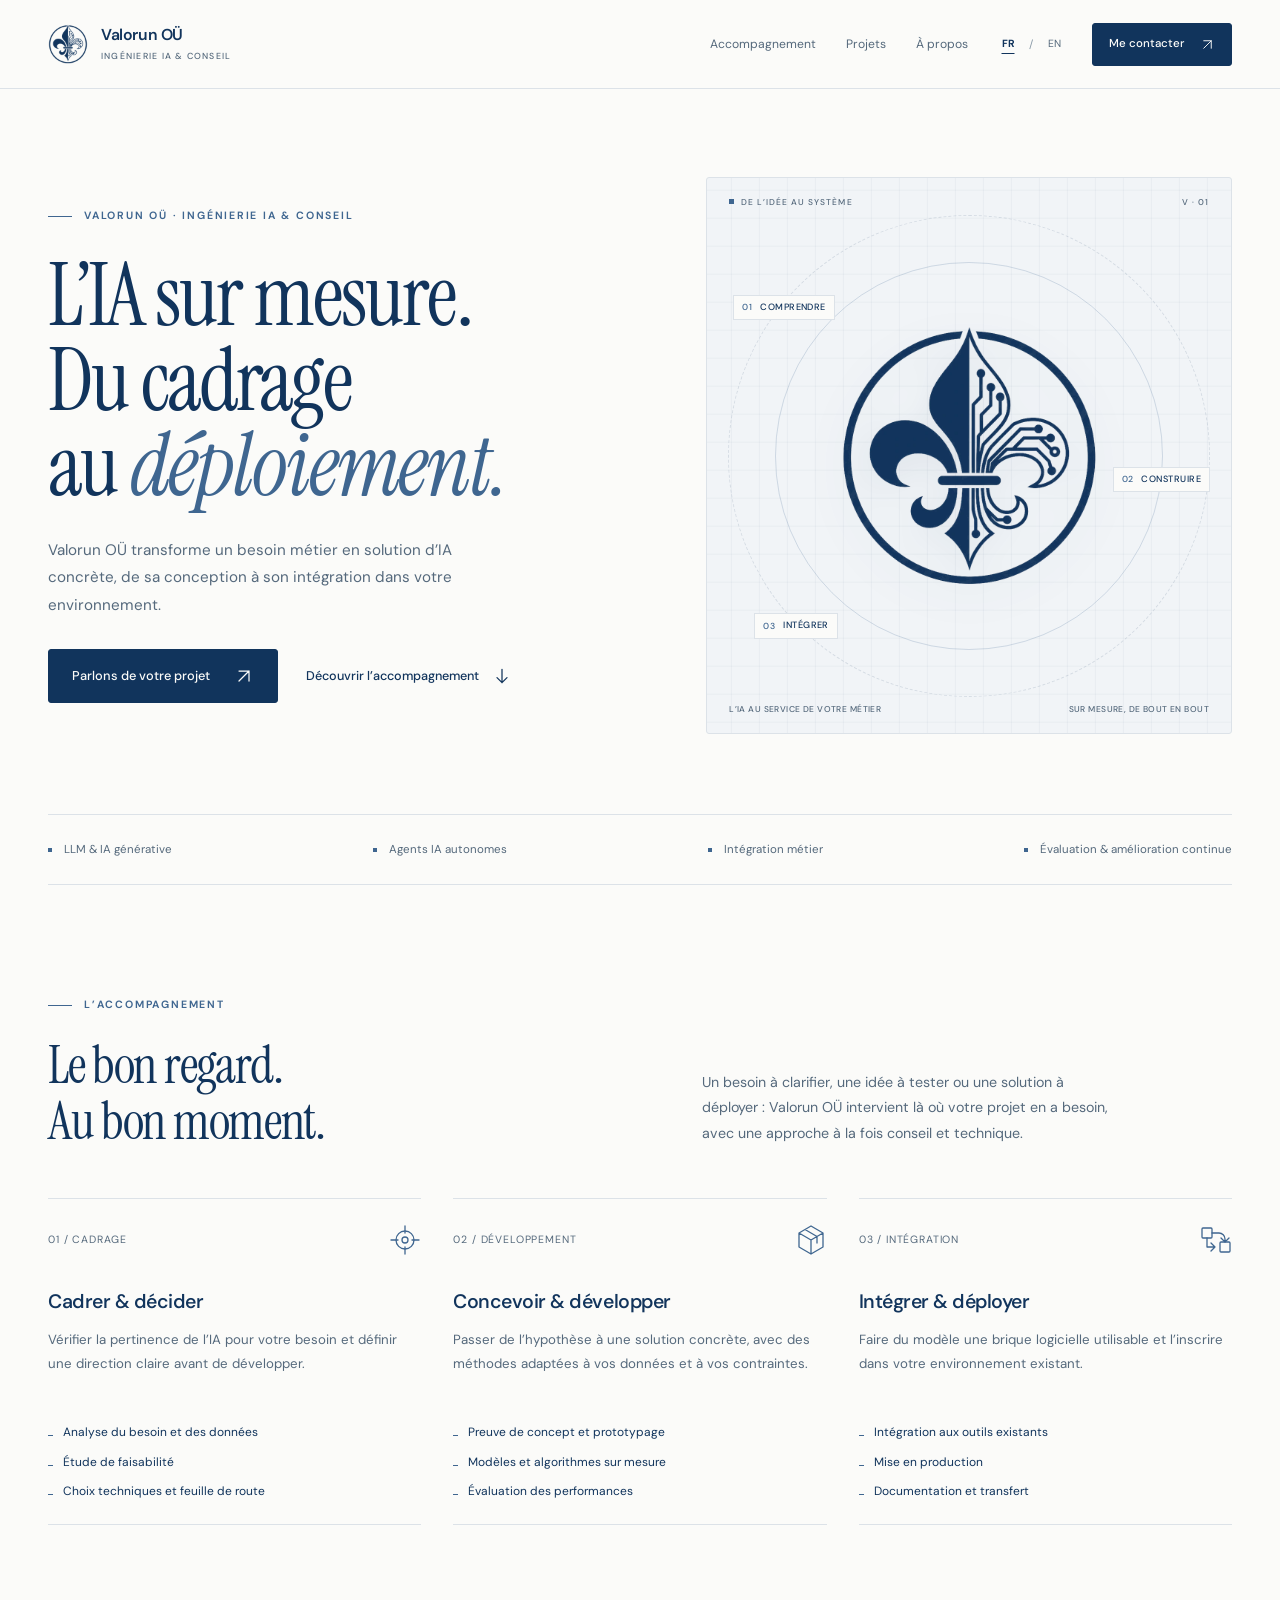
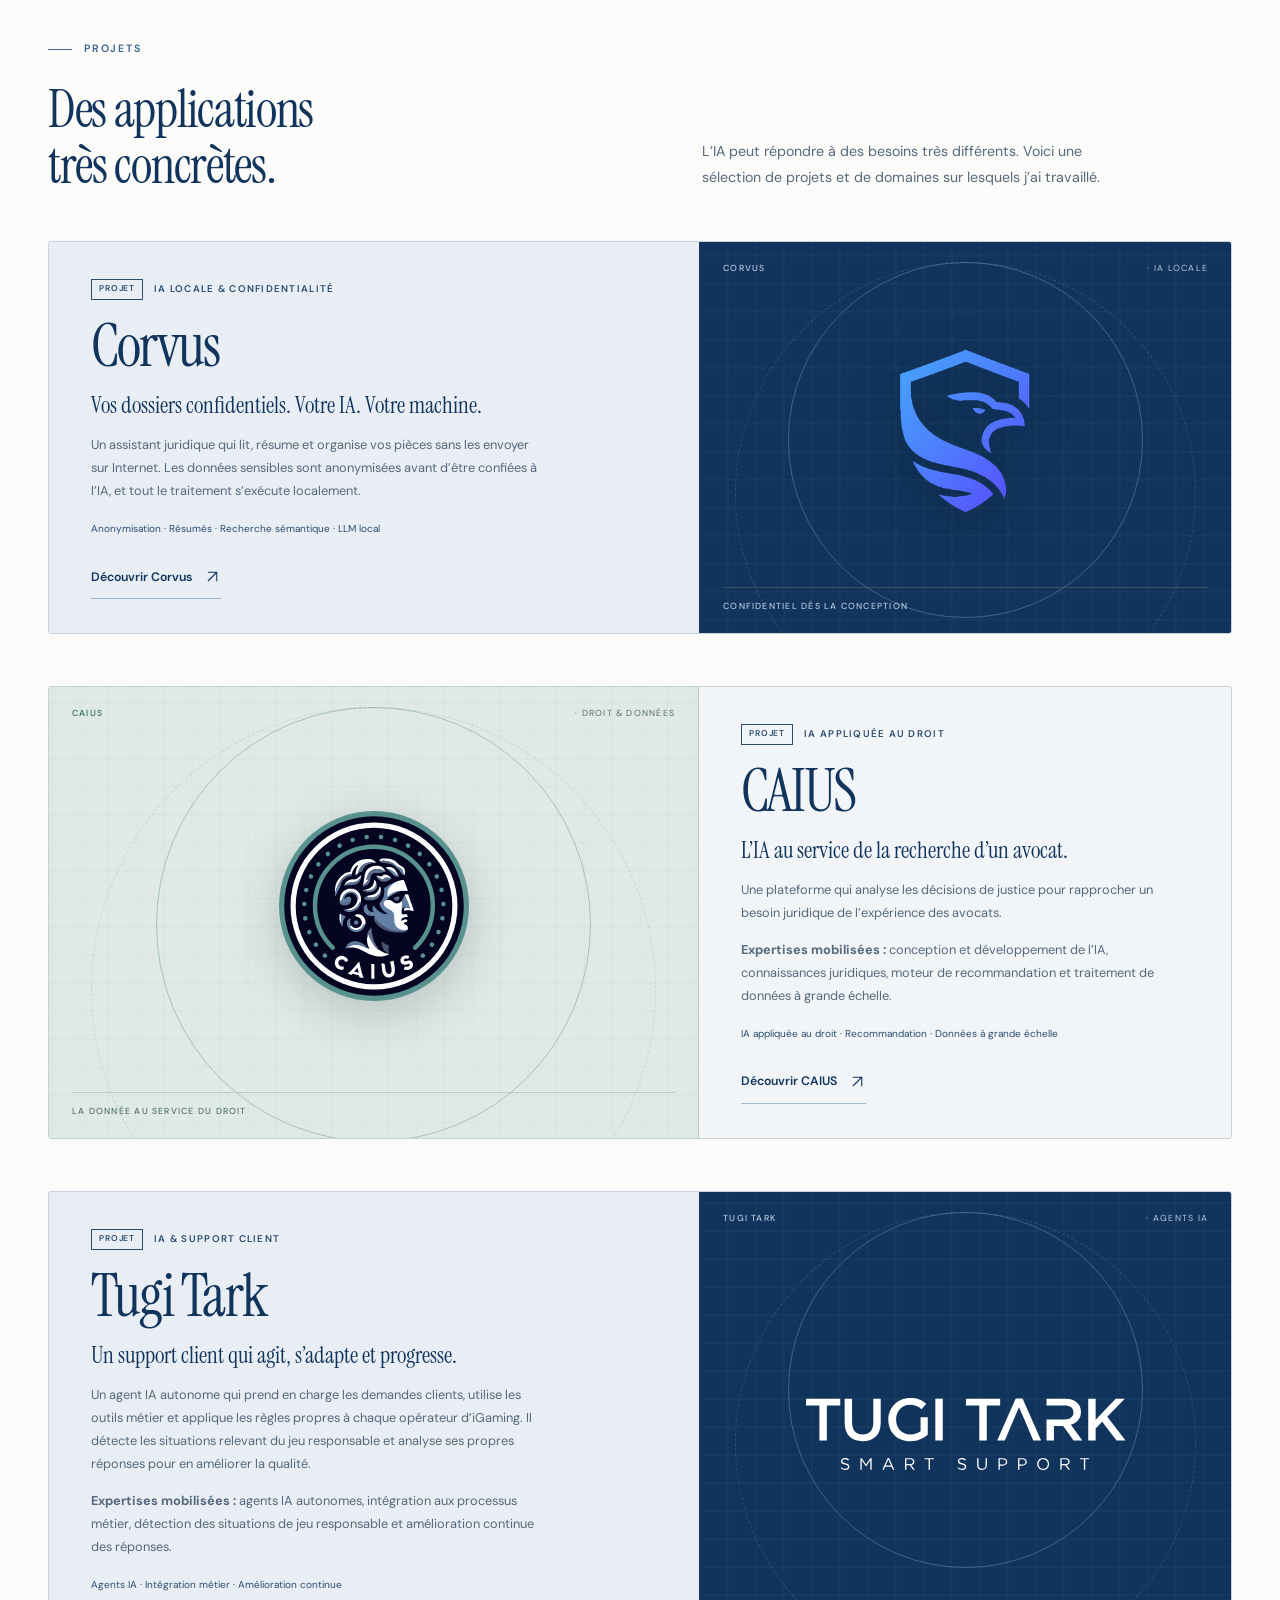
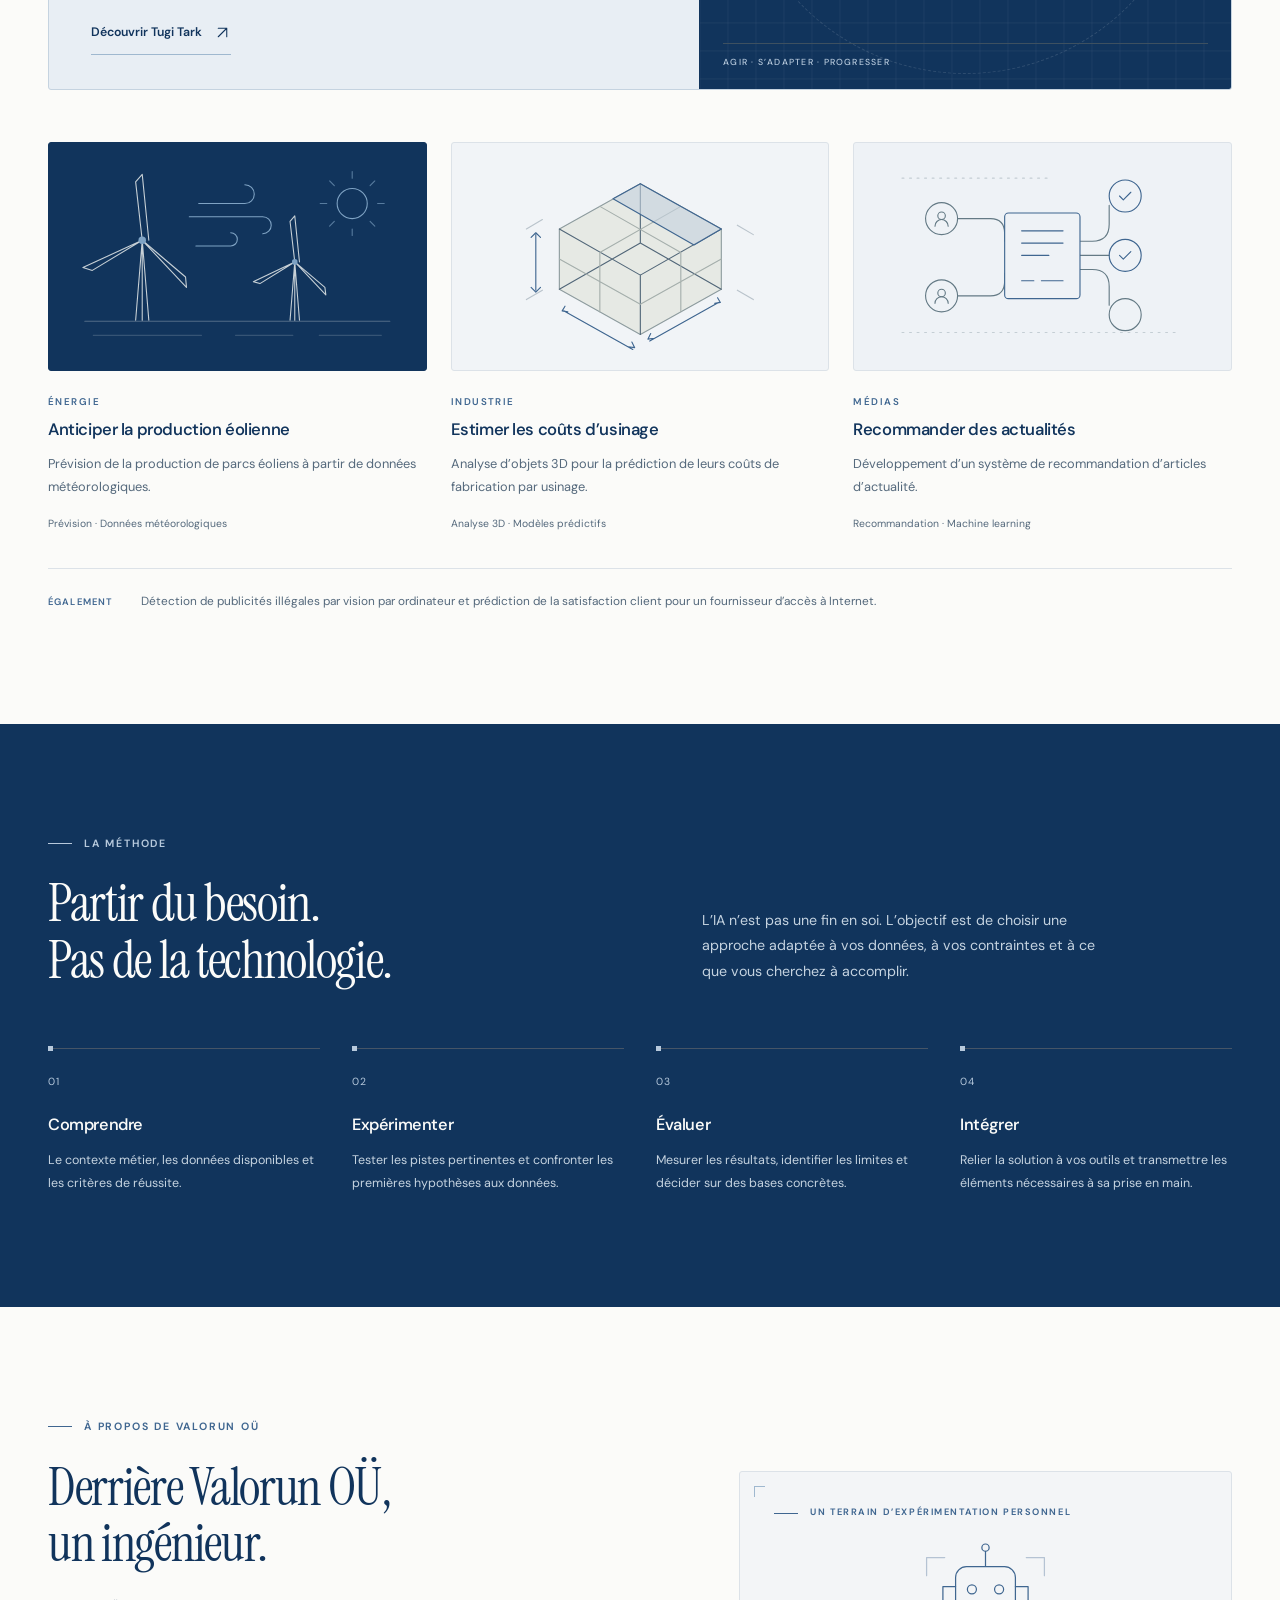
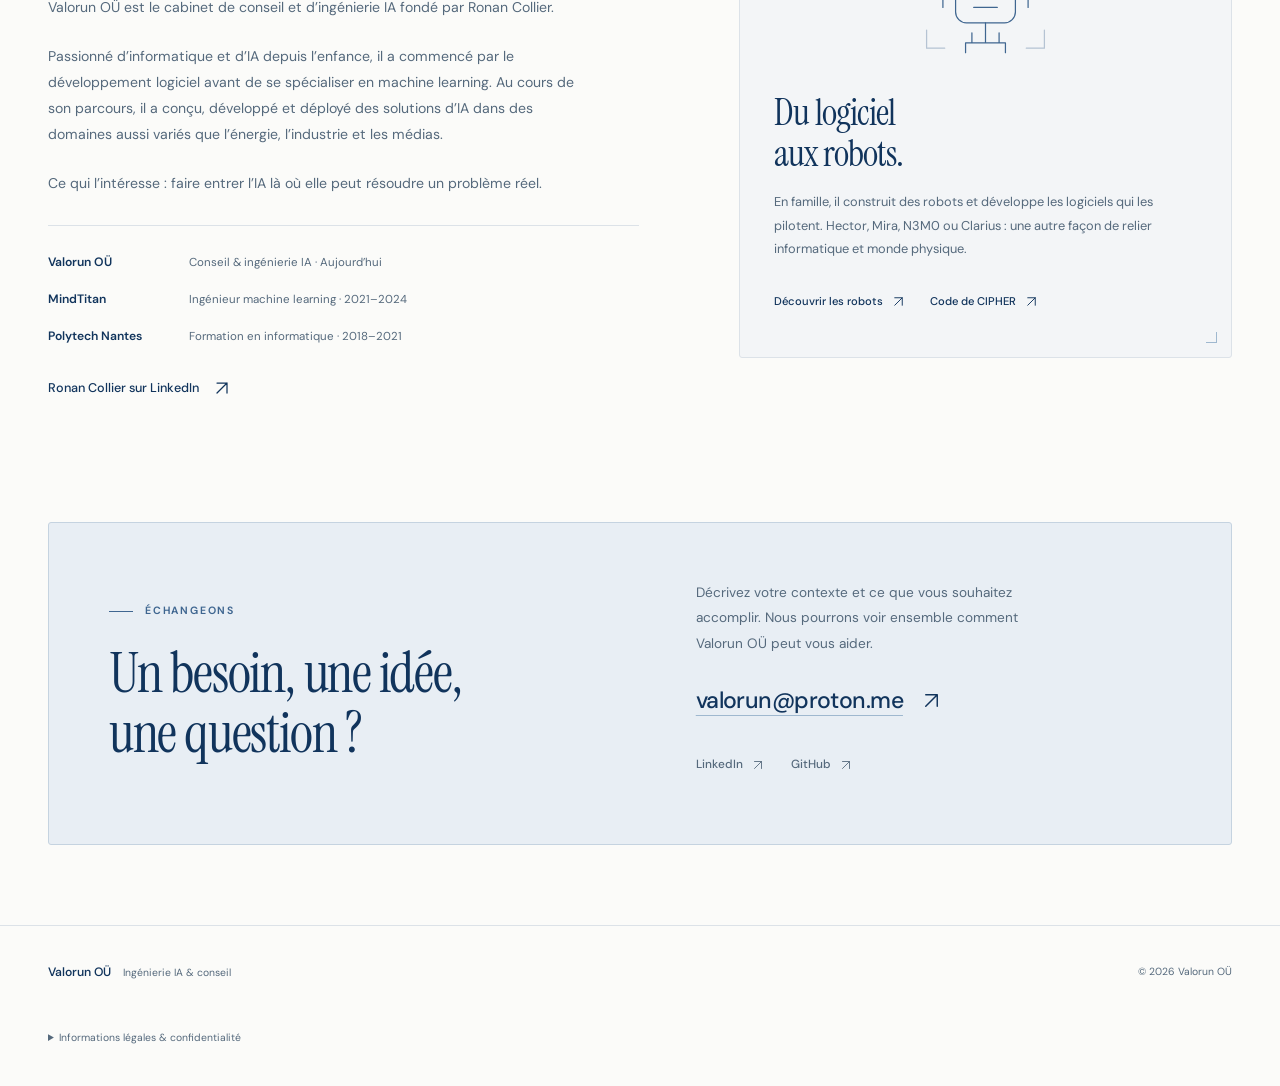
<file: index.html>
<!doctype html>
<html lang="fr">
<head>
  <meta charset="utf-8">
  <meta name="viewport" content="width=device-width, initial-scale=1">
  <title>Valorun OÜ · Ingénierie IA &amp; conseil</title>
  <meta name="description" content="Valorun OÜ conçoit, développe et intègre des solutions d’IA sur mesure. Conseil et ingénierie en intelligence artificielle, du cadrage au déploiement.">
  <meta name="theme-color" content="#fbfbf9">
  <meta property="og:type" content="website">
  <meta property="og:title" content="Valorun OÜ · Ingénierie IA &amp; conseil">
  <meta property="og:description" content="Des solutions d’IA sur mesure, du cadrage au déploiement.">
  <meta property="og:locale" content="fr_FR">
  <meta property="og:locale:alternate" content="en_GB">
  <link rel="alternate" hreflang="fr" href="./">
  <link rel="alternate" hreflang="en" href="en/">
  <link rel="alternate" hreflang="x-default" href="./">
  <link rel="icon" type="image/png" sizes="64x64" href="assets/favicon.png?v=5">
  <link rel="apple-touch-icon" sizes="180x180" href="assets/apple-touch-icon.png?v=3">
  <link rel="preload" href="assets/fonts/dm-sans-latin.woff2" as="font" type="font/woff2" crossorigin>
  <link rel="preload" href="assets/fonts/instrument-serif-latin.woff2" as="font" type="font/woff2" crossorigin>
  <link rel="stylesheet" href="assets/styles.css">
  <script type="application/ld+json">
    {
      "@context": "https://schema.org",
      "@type": "Organization",
      "name": "Valorun OÜ",
      "description": "Conseil et ingénierie en intelligence artificielle : cadrage, développement et intégration de solutions d’IA sur mesure.",
      "email": "mailto:valorun@proton.me",
      "founder": {
        "@type": "Person",
        "name": "Ronan Collier",
        "jobTitle": "Ingénieur IA",
        "sameAs": "https://www.linkedin.com/in/ronan-collier/"
      },
      "sameAs": ["https://github.com/valorun"]
    }
  </script>
</head>
<body id="top">
  <a class="skip-link" href="#main-content">Aller au contenu</a>

  <header class="site-header">
    <div class="container header-inner">
      <a class="brand" href="#top" aria-label="Valorun OÜ, retour en haut de page">
        <img src="assets/logo-header-120.png" width="120" height="120" alt="" decoding="async">
        <span>
          <span class="brand-name">Valorun OÜ</span>
          <span class="brand-caption">Ingénierie IA &amp; conseil</span>
        </span>
      </a>
      <nav class="main-nav" aria-label="Navigation principale">
        <a href="#services">Accompagnement</a>
        <a href="#experience">Projets</a>
        <a href="#about">À propos</a>
      </nav>
      <div class="header-actions">
        <nav class="language-switch" aria-label="Langue du site">
          <a href="./" lang="fr" hreflang="fr" aria-current="page" aria-label="Français, langue actuelle">FR</a>
          <span aria-hidden="true">/</span>
          <a href="en/" lang="en" hreflang="en" aria-label="Read this website in English">EN</a>
        </nav>
        <a class="button button--small" href="mailto:valorun@proton.me?subject=Projet%20IA%20%C2%B7%20Valorun%20O%C3%9C">
          Me contacter
          <svg class="icon" aria-hidden="true" focusable="false"><use href="assets/icons.svg#arrow-up-right"></use></svg>
        </a>
      </div>
    </div>
  </header>

  <main id="main-content" tabindex="-1">
    <section class="container hero" aria-labelledby="hero-heading">
      <div class="hero-copy">
        <p class="eyebrow">Valorun OÜ · Ingénierie IA &amp; conseil</p>
        <h1 id="hero-heading">L’IA sur mesure.<br>Du cadrage<br>au <em>déploiement.</em></h1>
        <p class="hero-description">Valorun OÜ transforme un besoin métier en solution d’IA concrète, de sa conception à son intégration dans votre environnement.</p>
        <div class="hero-actions">
          <a class="button" href="mailto:valorun@proton.me?subject=Projet%20IA%20%C2%B7%20Valorun%20O%C3%9C">
            Parlons de votre projet
            <svg class="icon" aria-hidden="true" focusable="false"><use href="assets/icons.svg#arrow-up-right"></use></svg>
          </a>
          <a class="text-link" href="#services">
            Découvrir l’accompagnement
            <svg class="icon" aria-hidden="true" focusable="false"><use href="assets/icons.svg#arrow-down"></use></svg>
          </a>
        </div>
      </div>
      <figure class="hero-visual">
        <div class="diagram-heading" aria-hidden="true"><span>De l’idée au système</span><span>V · 01</span></div>
        <img class="hero-logo" src="assets/logo.webp" width="720" height="720" alt="Logo de Valorun OÜ : badge circulaire bleu marine, fleur de lys dont une moitié est traversée de circuits électroniques." decoding="async" fetchpriority="high">
        <p class="diagram-label diagram-label--first"><span>01</span> Comprendre</p>
        <p class="diagram-label diagram-label--second"><span>02</span> Construire</p>
        <p class="diagram-label diagram-label--third"><span>03</span> Intégrer</p>
        <figcaption class="diagram-caption"><span>L’IA au service de votre métier</span><span aria-hidden="true">Sur mesure, de bout en bout</span></figcaption>
      </figure>
    </section>

    <div class="container expertise-strip">
      <span>LLM &amp; IA générative</span>
      <span>Agents IA autonomes</span>
      <span>Intégration métier</span>
      <span>Évaluation &amp; amélioration continue</span>
    </div>

    <section class="container section" id="services" aria-labelledby="services-heading">
      <div class="section-intro">
        <div>
          <p class="eyebrow">L’accompagnement</p>
          <h2 id="services-heading">Le bon regard.<br>Au bon moment.</h2>
        </div>
        <p>Un besoin à clarifier, une idée à tester ou une solution à déployer : Valorun OÜ intervient là où votre projet en a besoin, avec une approche à la fois conseil et technique.</p>
      </div>
      <div class="services-grid">
        <article class="service-card">
          <div class="service-card-top">
            <span class="service-number">01 / CADRAGE</span>
            <svg class="service-icon" aria-hidden="true" focusable="false"><use href="assets/icons.svg#scope"></use></svg>
          </div>
          <h3>Cadrer &amp; décider</h3>
          <p>Vérifier la pertinence de l’IA pour votre besoin et définir une direction claire avant de développer.</p>
          <ul>
            <li>Analyse du besoin et des données</li>
            <li>Étude de faisabilité</li>
            <li>Choix techniques et feuille de route</li>
          </ul>
        </article>
        <article class="service-card">
          <div class="service-card-top">
            <span class="service-number">02 / DÉVELOPPEMENT</span>
            <svg class="service-icon" aria-hidden="true" focusable="false"><use href="assets/icons.svg#cube"></use></svg>
          </div>
          <h3>Concevoir &amp; développer</h3>
          <p>Passer de l’hypothèse à une solution concrète, avec des méthodes adaptées à vos données et à vos contraintes.</p>
          <ul>
            <li>Preuve de concept et prototypage</li>
            <li>Modèles et algorithmes sur mesure</li>
            <li>Évaluation des performances</li>
          </ul>
        </article>
        <article class="service-card">
          <div class="service-card-top">
            <span class="service-number">03 / INTÉGRATION</span>
            <svg class="service-icon" aria-hidden="true" focusable="false"><use href="assets/icons.svg#integrate"></use></svg>
          </div>
          <h3>Intégrer &amp; déployer</h3>
          <p>Faire du modèle une brique logicielle utilisable et l’inscrire dans votre environnement existant.</p>
          <ul>
            <li>Intégration aux outils existants</li>
            <li>Mise en production</li>
            <li>Documentation et transfert</li>
          </ul>
        </article>
      </div>
    </section>

    <section class="container section experience-section" id="experience" aria-labelledby="experience-heading">
      <div class="section-intro">
        <div>
          <p class="eyebrow">Projets</p>
          <h2 id="experience-heading">Des applications<br>très concrètes.</h2>
        </div>
        <p>L’IA peut répondre à des besoins très différents. Voici une sélection de projets et de domaines sur lesquels j’ai travaillé.</p>
      </div>
      <article class="featured-project">
        <div class="featured-project-copy">
          <p class="featured-label"><span>Projet</span> IA locale &amp; confidentialité</p>
          <h3>Corvus</h3>
          <p class="featured-lead">Vos dossiers confidentiels. Votre IA. Votre machine.</p>
          <p class="featured-description">Un assistant juridique qui lit, résume et organise vos pièces sans les envoyer sur Internet. Les données sensibles sont anonymisées avant d’être confiées à l’IA, et tout le traitement s’exécute localement.</p>
          <p class="featured-tags">Anonymisation · Résumés · Recherche sémantique · LLM local</p>
          <a class="featured-link" href="https://valorun.github.io/corvus-website/index.html">
            Découvrir Corvus
            <svg class="icon" aria-hidden="true" focusable="false"><use href="assets/icons.svg#arrow-up-right"></use></svg>
          </a>
        </div>
        <div class="featured-project-visual">
          <p class="featured-visual-label" aria-hidden="true">Corvus <span>· IA locale</span></p>
          <img class="featured-logo" src="assets/corvus-logo.webp" width="320" height="320" alt="" decoding="async">
          <p class="featured-visual-caption" aria-hidden="true">Confidentiel dès la conception</p>
        </div>
      </article>
      <article class="featured-project featured-project--reverse featured-project--caius">
        <div class="featured-project-copy">
          <p class="featured-label"><span>Projet</span> IA appliquée au droit</p>
          <h3>CAIUS</h3>
          <p class="featured-lead">L’IA au service de la recherche d’un avocat.</p>
          <p class="featured-description">Une plateforme qui analyse les décisions de justice pour rapprocher un besoin juridique de l’expérience des avocats.</p>
          <p class="featured-description"><strong>Expertises mobilisées :</strong> conception et développement de l’IA, connaissances juridiques, moteur de recommandation et traitement de données à grande échelle.</p>
          <p class="featured-tags">IA appliquée au droit · Recommandation · Données à grande échelle</p>
          <a class="featured-link" href="https://www.caius.fr/">
            Découvrir CAIUS
            <svg class="icon" aria-hidden="true" focusable="false"><use href="assets/icons.svg#arrow-up-right"></use></svg>
          </a>
        </div>
        <div class="featured-project-visual">
          <p class="featured-visual-label" aria-hidden="true">CAIUS <span>· Droit &amp; données</span></p>
          <img class="featured-logo featured-logo--caius" src="assets/caius-logo.svg" width="512" height="512" alt="" decoding="async">
          <p class="featured-visual-caption" aria-hidden="true">La donnée au service du droit</p>
        </div>
      </article>
      <article class="featured-project featured-project--tugi">
        <div class="featured-project-copy">
          <p class="featured-label"><span>Projet</span> IA &amp; support client</p>
          <h3>Tugi Tark</h3>
          <p class="featured-lead">Un support client qui agit, s’adapte et progresse.</p>
          <p class="featured-description">Un agent IA autonome qui prend en charge les demandes clients, utilise les outils métier et applique les règles propres à chaque opérateur d’iGaming. Il détecte les situations relevant du jeu responsable et analyse ses propres réponses pour en améliorer la qualité.</p>
          <p class="featured-description"><strong>Expertises mobilisées :</strong> agents IA autonomes, intégration aux processus métier, détection des situations de jeu responsable et amélioration continue des réponses.</p>
          <p class="featured-tags">Agents IA · Intégration métier · Amélioration continue</p>
          <a class="featured-link" href="https://www.tugitark.com/">
            Découvrir Tugi Tark
            <svg class="icon" aria-hidden="true" focusable="false"><use href="assets/icons.svg#arrow-up-right"></use></svg>
          </a>
        </div>
        <div class="featured-project-visual">
          <p class="featured-visual-label" aria-hidden="true">Tugi Tark <span>· Agents IA</span></p>
          <img class="featured-logo" src="assets/tugi-tark-logo.svg" width="141" height="32" alt="" decoding="async">
          <p class="featured-visual-caption" aria-hidden="true">Agir · S’adapter · Progresser</p>
        </div>
      </article>
      <div class="experience-grid">
        <article class="case-card">
          <div class="case-visual case-visual--dark">
            <svg class="case-art" viewBox="0 0 400 230" aria-hidden="true" focusable="false"><use href="assets/icons.svg#energy"></use></svg>
          </div>
          <p class="case-category">Énergie</p>
          <h3>Anticiper la production éolienne</h3>
          <p class="case-description">Prévision de la production de parcs éoliens à partir de données météorologiques.</p>
          <p class="case-tags">Prévision · Données météorologiques</p>
        </article>
        <article class="case-card">
          <div class="case-visual">
            <svg class="case-art" viewBox="0 0 400 230" aria-hidden="true" focusable="false"><use href="assets/icons.svg#industry"></use></svg>
          </div>
          <p class="case-category">Industrie</p>
          <h3>Estimer les coûts d’usinage</h3>
          <p class="case-description">Analyse d’objets 3D pour la prédiction de leurs coûts de fabrication par usinage.</p>
          <p class="case-tags">Analyse 3D · Modèles prédictifs</p>
        </article>
        <article class="case-card">
          <div class="case-visual case-visual--blue">
            <svg class="case-art" viewBox="0 0 400 230" aria-hidden="true" focusable="false"><use href="assets/icons.svg#recommendation"></use></svg>
          </div>
          <p class="case-category">Médias</p>
          <h3>Recommander des actualités</h3>
          <p class="case-description">Développement d’un système de recommandation d’articles d’actualité.</p>
          <p class="case-tags">Recommandation · Machine learning</p>
        </article>
      </div>
      <div class="experience-note">
        <strong>Également</strong>
        <p>Détection de publicités illégales par vision par ordinateur et prédiction de la satisfaction client pour un fournisseur d’accès à Internet.</p>
      </div>
    </section>

    <section class="section approach-section" id="approach" aria-labelledby="approach-heading">
      <div class="container">
        <div class="section-intro">
          <div>
            <p class="eyebrow">La méthode</p>
            <h2 id="approach-heading">Partir du besoin.<br>Pas de la technologie.</h2>
          </div>
          <p>L’IA n’est pas une fin en soi. L’objectif est de choisir une approche adaptée à vos données, à vos contraintes et à ce que vous cherchez à accomplir.</p>
        </div>
        <ol class="approach-grid">
          <li>
            <span class="step-number" aria-hidden="true">01</span>
            <h3>Comprendre</h3>
            <p>Le contexte métier, les données disponibles et les critères de réussite.</p>
          </li>
          <li>
            <span class="step-number" aria-hidden="true">02</span>
            <h3>Expérimenter</h3>
            <p>Tester les pistes pertinentes et confronter les premières hypothèses aux données.</p>
          </li>
          <li>
            <span class="step-number" aria-hidden="true">03</span>
            <h3>Évaluer</h3>
            <p>Mesurer les résultats, identifier les limites et décider sur des bases concrètes.</p>
          </li>
          <li>
            <span class="step-number" aria-hidden="true">04</span>
            <h3>Intégrer</h3>
            <p>Relier la solution à vos outils et transmettre les éléments nécessaires à sa prise en main.</p>
          </li>
        </ol>
      </div>
    </section>

    <section class="container section about-grid" id="about" aria-labelledby="about-heading">
      <div class="about-copy">
        <p class="eyebrow">À propos de Valorun OÜ</p>
        <h2 id="about-heading">Derrière Valorun OÜ,<br>un ingénieur.</h2>
        <p>Valorun OÜ est le cabinet de conseil et d’ingénierie IA fondé par Ronan Collier.</p>
        <p>Passionné d’informatique et d’IA depuis l’enfance, il a commencé par le développement logiciel avant de se spécialiser en machine learning. Au cours de son parcours, il a conçu, développé et déployé des solutions d’IA dans des domaines aussi variés que l’énergie, l’industrie et les médias.</p>
        <p>Ce qui l’intéresse : faire entrer l’IA là où elle peut résoudre un problème réel.</p>
        <dl class="credentials">
          <div class="credential">
            <dt>Valorun OÜ</dt>
            <dd>Conseil &amp; ingénierie IA · Aujourd’hui</dd>
          </div>
          <div class="credential">
            <dt>MindTitan</dt>
            <dd>Ingénieur machine learning · 2021–2024</dd>
          </div>
          <div class="credential">
            <dt>Polytech Nantes</dt>
            <dd>Formation en informatique · 2018–2021</dd>
          </div>
        </dl>
        <a class="text-link" href="https://www.linkedin.com/in/ronan-collier/">
          Ronan Collier sur LinkedIn
          <svg class="icon" aria-hidden="true" focusable="false"><use href="assets/icons.svg#arrow-up-right"></use></svg>
        </a>
      </div>
      <aside class="robot-card" aria-labelledby="robot-heading">
        <p class="eyebrow">Un terrain d’expérimentation personnel</p>
        <svg class="robot-drawing" viewBox="0 0 160 150" aria-hidden="true" focusable="false"><use href="assets/icons.svg#robot"></use></svg>
        <h3 id="robot-heading">Du logiciel<br>aux robots.</h3>
        <p>En famille, il construit des robots et développe les logiciels qui les pilotent. Hector, Mira, N3M0 ou Clarius : une autre façon de relier informatique et monde physique.</p>
        <div class="robot-links">
          <a class="text-link" href="https://clarius-robot.com/">
            Découvrir les robots
            <svg class="icon" aria-hidden="true" focusable="false"><use href="assets/icons.svg#arrow-up-right"></use></svg>
          </a>
          <a class="text-link" href="https://github.com/valorun/CIPHER">
            Code de CIPHER
            <svg class="icon" aria-hidden="true" focusable="false"><use href="assets/icons.svg#arrow-up-right"></use></svg>
          </a>
        </div>
      </aside>
    </section>

    <section class="container contact-section" id="contact" aria-labelledby="contact-heading">
      <div class="contact-panel">
        <div>
          <p class="eyebrow">Échangeons</p>
          <h2 id="contact-heading">Un besoin, une idée,<br>une question ?</h2>
        </div>
        <div class="contact-copy">
          <p>Décrivez votre contexte et ce que vous souhaitez accomplir. Nous pourrons voir ensemble comment Valorun OÜ peut vous aider.</p>
          <a class="email-link" href="mailto:valorun@proton.me?subject=Projet%20IA%20%C2%B7%20Valorun%20O%C3%9C">
            valorun@proton.me
            <svg class="icon" aria-hidden="true" focusable="false"><use href="assets/icons.svg#arrow-up-right"></use></svg>
          </a>
          <div class="social-links">
            <a class="text-link" href="https://www.linkedin.com/in/ronan-collier/">
              LinkedIn
              <svg class="icon" aria-hidden="true" focusable="false"><use href="assets/icons.svg#arrow-up-right"></use></svg>
            </a>
            <a class="text-link" href="https://github.com/valorun">
              GitHub
              <svg class="icon" aria-hidden="true" focusable="false"><use href="assets/icons.svg#arrow-up-right"></use></svg>
            </a>
          </div>
        </div>
      </div>
    </section>
  </main>

  <footer class="site-footer">
    <div class="container">
      <div class="footer-top">
        <p class="footer-signature"><strong>Valorun OÜ</strong><span>Ingénierie IA &amp; conseil</span></p>
        <p>© 2026 Valorun OÜ</p>
      </div>
      <details class="legal-notice">
        <summary>Informations légales &amp; confidentialité</summary>
        <div class="legal-content">
          <div>
            <h3>Édition &amp; hébergement</h3>
            <p>Éditeur : <strong>Valorun OÜ</strong>, représentée par Ronan Collier.<br>Contact : <a href="mailto:valorun@proton.me">valorun@proton.me</a>.</p>
            <p>Site statique prévu pour un hébergement sur <a href="https://docs.github.com/fr/pages/getting-started-with-github-pages/about-github-pages">GitHub Pages</a>, un service de GitHub, Inc.</p>
            <!-- Avant publication : compléter l'adresse du siège, le numéro d'immatriculation, la TVA le cas échéant et les autres mentions applicables à Valorun OÜ. Voir README.md. -->
          </div>
          <div>
            <h3>Respect de la vie privée</h3>
            <p>Ce site n’ajoute aucun traceur ni cookie publicitaire et n’utilise aucun outil d’analyse d’audience. Les polices sont hébergées localement.</p>
            <p>L’hébergeur et les services externes appliquent leurs propres politiques de confidentialité, dont celle de <a href="https://docs.github.com/fr/site-policy/privacy-policies/github-general-privacy-statement">GitHub</a>. Pour toute question relative à un échange par email, vous pouvez contacter Valorun OÜ à l’adresse ci-dessus.</p>
          </div>
        </div>
      </details>
    </div>
  </footer>
</body>
</html>
</file>
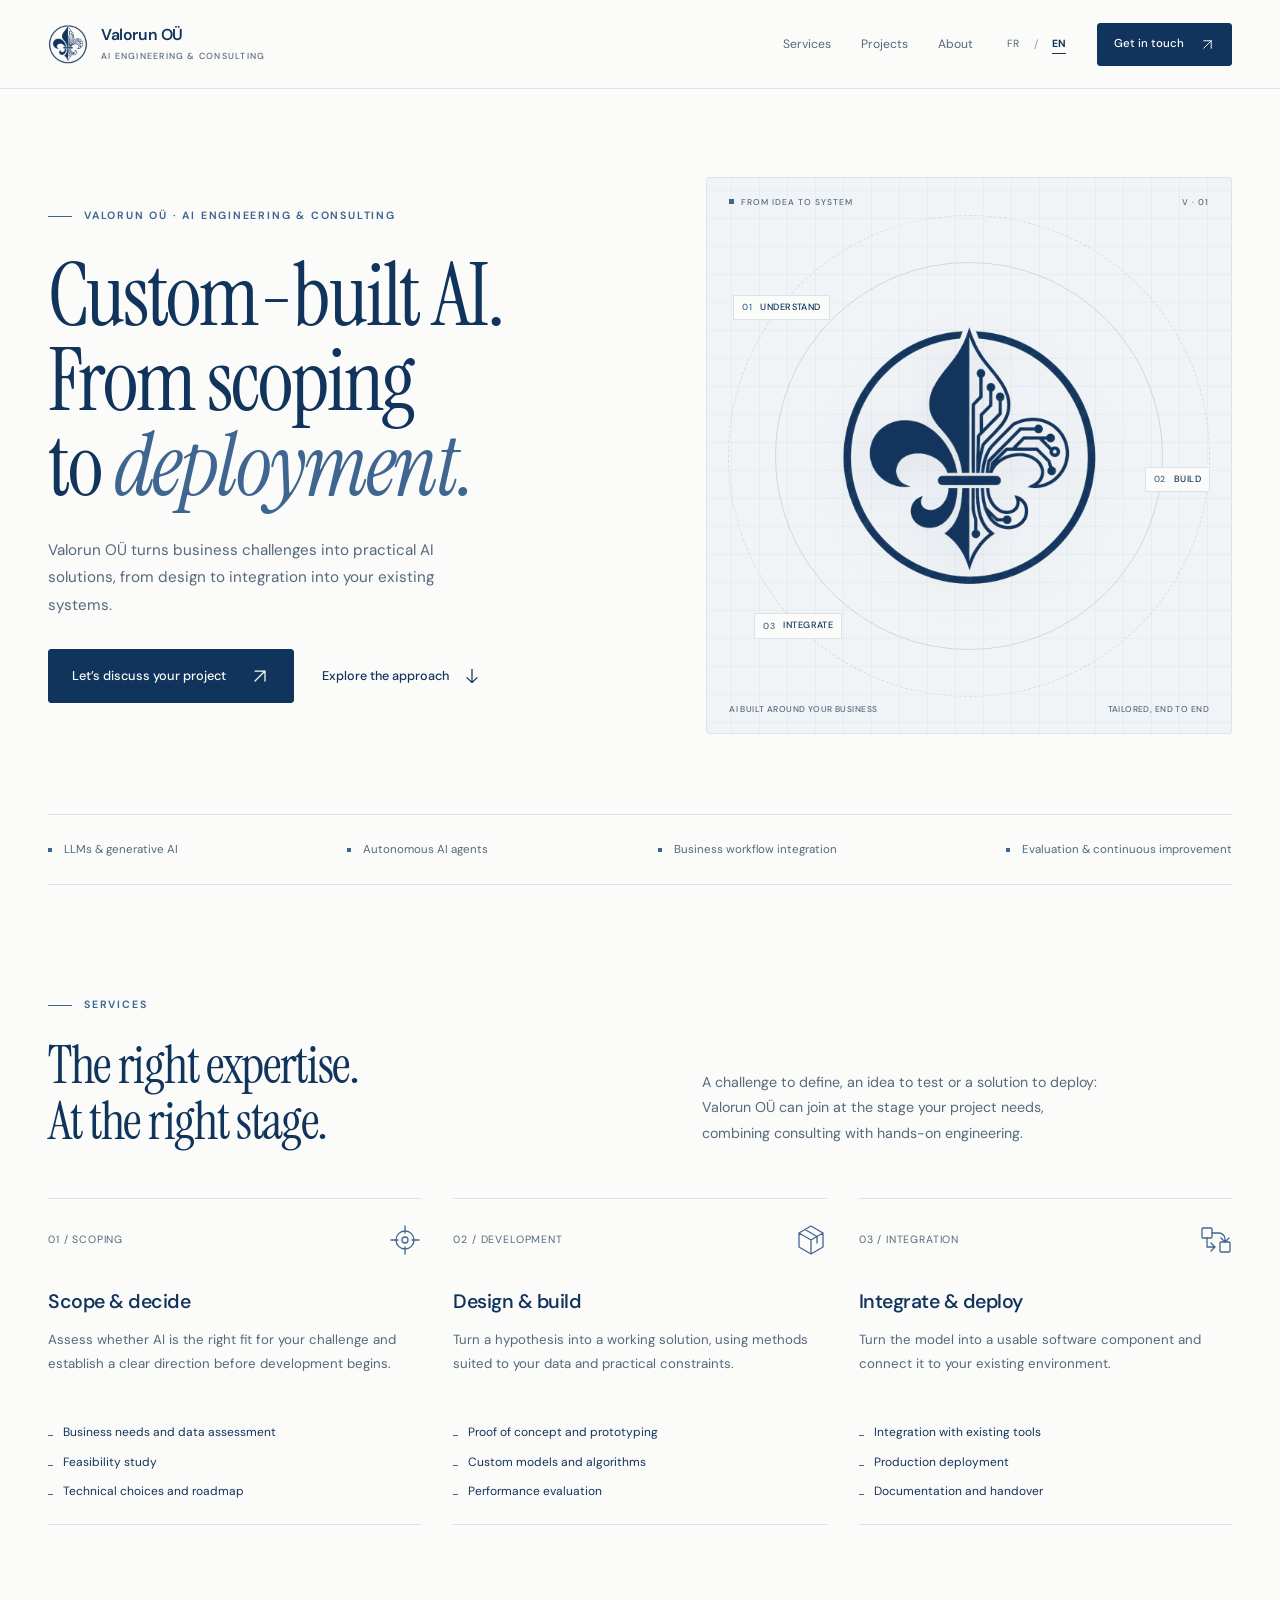
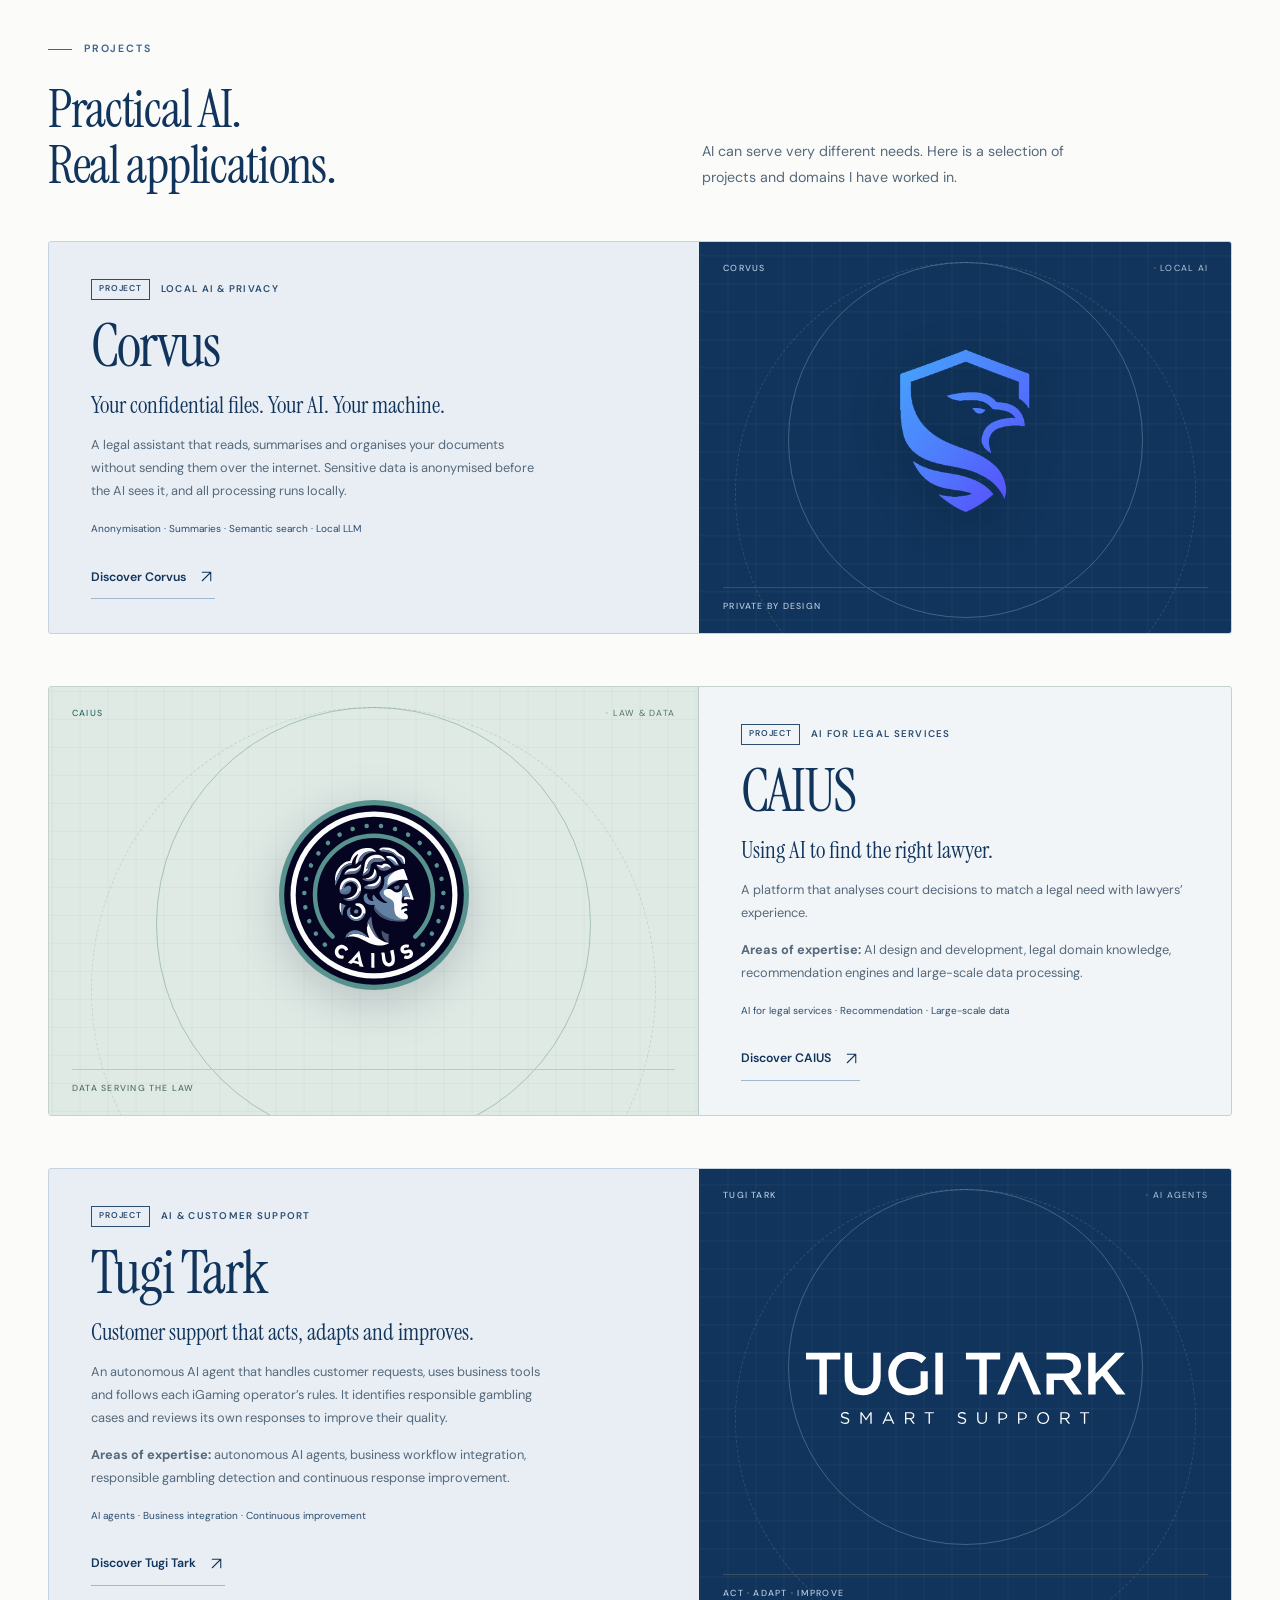
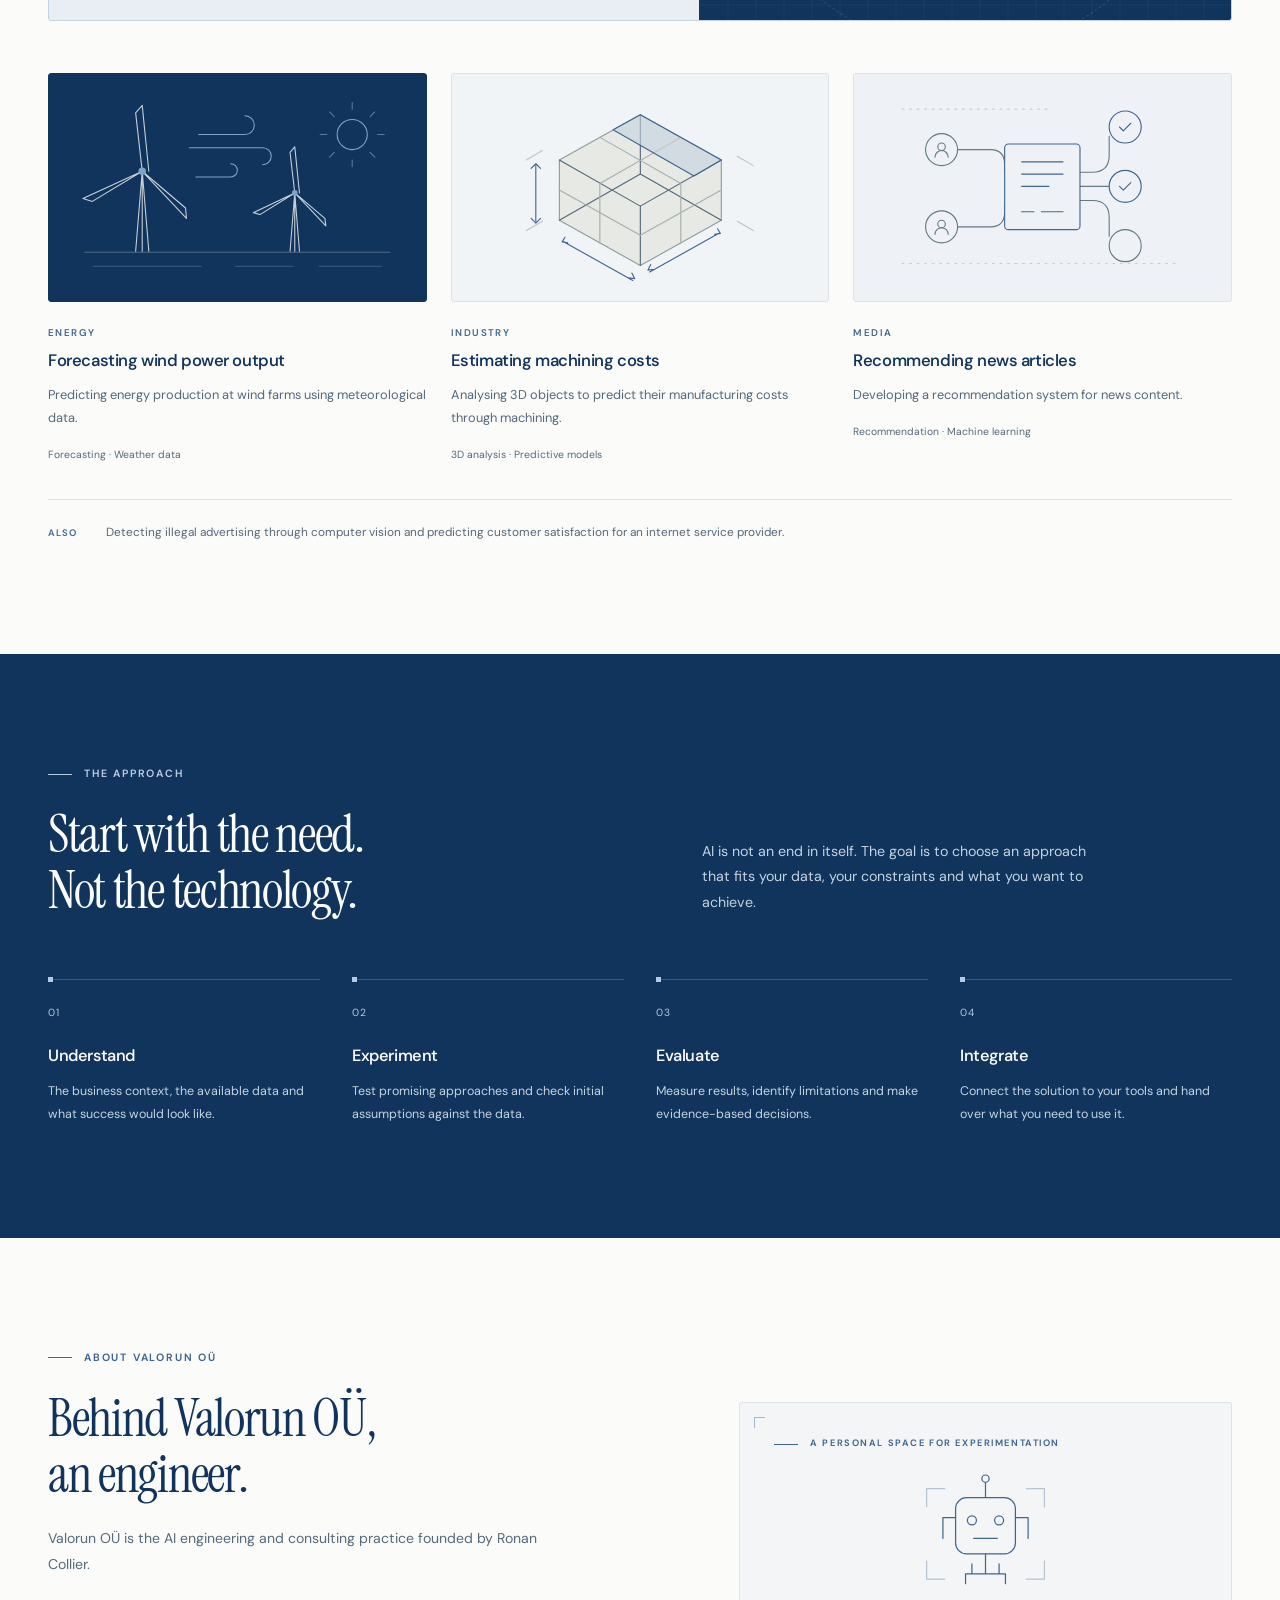
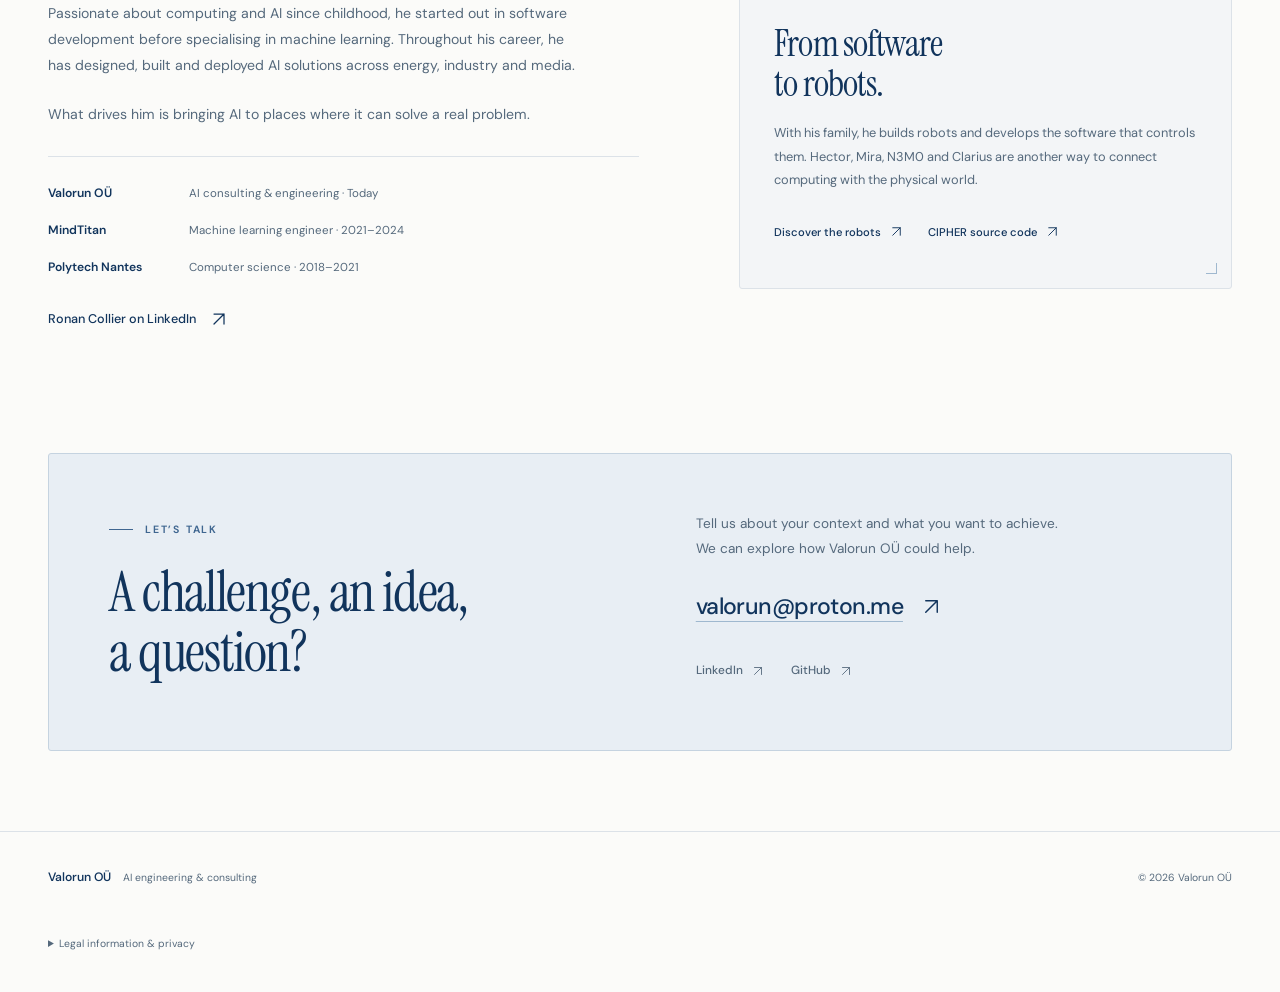
<file: en/index.html>
<!doctype html>
<html lang="en">
<head>
  <meta charset="utf-8">
  <meta name="viewport" content="width=device-width, initial-scale=1">
  <title>Valorun OÜ · AI Engineering &amp; Consulting</title>
  <meta name="description" content="Valorun OÜ designs, builds and integrates custom AI solutions. AI engineering and consulting, from initial scoping through to deployment.">
  <meta name="theme-color" content="#fbfbf9">
  <meta property="og:type" content="website">
  <meta property="og:title" content="Valorun OÜ · AI Engineering &amp; Consulting">
  <meta property="og:description" content="Custom AI solutions, from scoping to deployment.">
  <meta property="og:locale" content="en_GB">
  <meta property="og:locale:alternate" content="fr_FR">
  <link rel="alternate" hreflang="fr" href="../">
  <link rel="alternate" hreflang="en" href="./">
  <link rel="alternate" hreflang="x-default" href="../">
  <link rel="icon" type="image/png" sizes="64x64" href="../assets/favicon.png?v=5">
  <link rel="apple-touch-icon" sizes="180x180" href="../assets/apple-touch-icon.png?v=3">
  <link rel="preload" href="../assets/fonts/dm-sans-latin.woff2" as="font" type="font/woff2" crossorigin>
  <link rel="preload" href="../assets/fonts/instrument-serif-latin.woff2" as="font" type="font/woff2" crossorigin>
  <link rel="stylesheet" href="../assets/styles.css">
  <script type="application/ld+json">
    {
      "@context": "https://schema.org",
      "@type": "Organization",
      "name": "Valorun OÜ",
      "description": "AI engineering and consulting: scoping, development and integration of custom AI solutions.",
      "email": "mailto:valorun@proton.me",
      "founder": {
        "@type": "Person",
        "name": "Ronan Collier",
        "jobTitle": "AI Engineer",
        "sameAs": "https://www.linkedin.com/in/ronan-collier/"
      },
      "sameAs": ["https://github.com/valorun"]
    }
  </script>
</head>
<body id="top">
  <a class="skip-link" href="#main-content">Skip to content</a>

  <header class="site-header">
    <div class="container header-inner">
      <a class="brand" href="#top" aria-label="Valorun OÜ, back to top">
        <img src="../assets/logo-header-120.png" width="120" height="120" alt="" decoding="async">
        <span>
          <span class="brand-name">Valorun OÜ</span>
          <span class="brand-caption">AI engineering &amp; consulting</span>
        </span>
      </a>
      <nav class="main-nav" aria-label="Main navigation">
        <a href="#services">Services</a>
        <a href="#experience">Projects</a>
        <a href="#about">About</a>
      </nav>
      <div class="header-actions">
        <nav class="language-switch" aria-label="Website language">
          <a href="../" lang="fr" hreflang="fr" aria-label="Consulter ce site en français">FR</a>
          <span aria-hidden="true">/</span>
          <a href="./" lang="en" hreflang="en" aria-current="page" aria-label="English, current language">EN</a>
        </nav>
        <a class="button button--small" href="mailto:valorun@proton.me?subject=AI%20project%20enquiry%20%C2%B7%20Valorun%20O%C3%9C">
          Get in touch
          <svg class="icon" aria-hidden="true" focusable="false"><use href="../assets/icons.svg#arrow-up-right"></use></svg>
        </a>
      </div>
    </div>
  </header>

  <main id="main-content" tabindex="-1">
    <section class="container hero" aria-labelledby="hero-heading">
      <div class="hero-copy">
        <p class="eyebrow">Valorun OÜ · AI engineering &amp; consulting</p>
        <h1 id="hero-heading">Custom-built AI.<br>From scoping<br>to <em>deployment.</em></h1>
        <p class="hero-description">Valorun OÜ turns business challenges into practical AI solutions, from design to integration into your existing systems.</p>
        <div class="hero-actions">
          <a class="button" href="mailto:valorun@proton.me?subject=AI%20project%20enquiry%20%C2%B7%20Valorun%20O%C3%9C">
            Let’s discuss your project
            <svg class="icon" aria-hidden="true" focusable="false"><use href="../assets/icons.svg#arrow-up-right"></use></svg>
          </a>
          <a class="text-link" href="#services">
            Explore the approach
            <svg class="icon" aria-hidden="true" focusable="false"><use href="../assets/icons.svg#arrow-down"></use></svg>
          </a>
        </div>
      </div>
      <figure class="hero-visual">
        <div class="diagram-heading" aria-hidden="true"><span>From idea to system</span><span>V · 01</span></div>
        <img class="hero-logo" src="../assets/logo.webp" width="720" height="720" alt="Valorun OÜ logo: a navy circular badge with a fleur-de-lis, one half traced with electronic circuits." decoding="async" fetchpriority="high">
        <p class="diagram-label diagram-label--first"><span>01</span> Understand</p>
        <p class="diagram-label diagram-label--second"><span>02</span> Build</p>
        <p class="diagram-label diagram-label--third"><span>03</span> Integrate</p>
        <figcaption class="diagram-caption"><span>AI built around your business</span><span aria-hidden="true">Tailored, end to end</span></figcaption>
      </figure>
    </section>

    <div class="container expertise-strip">
      <span>LLMs &amp; generative AI</span>
      <span>Autonomous AI agents</span>
      <span>Business workflow integration</span>
      <span>Evaluation &amp; continuous improvement</span>
    </div>

    <section class="container section" id="services" aria-labelledby="services-heading">
      <div class="section-intro">
        <div>
          <p class="eyebrow">Services</p>
          <h2 id="services-heading">The right expertise.<br>At the right stage.</h2>
        </div>
        <p>A challenge to define, an idea to test or a solution to deploy: Valorun OÜ can join at the stage your project needs, combining consulting with hands-on engineering.</p>
      </div>
      <div class="services-grid">
        <article class="service-card">
          <div class="service-card-top">
            <span class="service-number">01 / SCOPING</span>
            <svg class="service-icon" aria-hidden="true" focusable="false"><use href="../assets/icons.svg#scope"></use></svg>
          </div>
          <h3>Scope &amp; decide</h3>
          <p>Assess whether AI is the right fit for your challenge and establish a clear direction before development begins.</p>
          <ul>
            <li>Business needs and data assessment</li>
            <li>Feasibility study</li>
            <li>Technical choices and roadmap</li>
          </ul>
        </article>
        <article class="service-card">
          <div class="service-card-top">
            <span class="service-number">02 / DEVELOPMENT</span>
            <svg class="service-icon" aria-hidden="true" focusable="false"><use href="../assets/icons.svg#cube"></use></svg>
          </div>
          <h3>Design &amp; build</h3>
          <p>Turn a hypothesis into a working solution, using methods suited to your data and practical constraints.</p>
          <ul>
            <li>Proof of concept and prototyping</li>
            <li>Custom models and algorithms</li>
            <li>Performance evaluation</li>
          </ul>
        </article>
        <article class="service-card">
          <div class="service-card-top">
            <span class="service-number">03 / INTEGRATION</span>
            <svg class="service-icon" aria-hidden="true" focusable="false"><use href="../assets/icons.svg#integrate"></use></svg>
          </div>
          <h3>Integrate &amp; deploy</h3>
          <p>Turn the model into a usable software component and connect it to your existing environment.</p>
          <ul>
            <li>Integration with existing tools</li>
            <li>Production deployment</li>
            <li>Documentation and handover</li>
          </ul>
        </article>
      </div>
    </section>

    <section class="container section experience-section" id="experience" aria-labelledby="experience-heading">
      <div class="section-intro">
        <div>
          <p class="eyebrow">Projects</p>
          <h2 id="experience-heading">Practical AI.<br>Real applications.</h2>
        </div>
        <p>AI can serve very different needs. Here is a selection of projects and domains I have worked in.</p>
      </div>
      <article class="featured-project">
        <div class="featured-project-copy">
          <p class="featured-label"><span>Project</span> Local AI &amp; privacy</p>
          <h3>Corvus</h3>
          <p class="featured-lead">Your confidential files. Your AI. Your machine.</p>
          <p class="featured-description">A legal assistant that reads, summarises and organises your documents without sending them over the internet. Sensitive data is anonymised before the AI sees it, and all processing runs locally.</p>
          <p class="featured-tags">Anonymisation · Summaries · Semantic search · Local LLM</p>
          <a class="featured-link" href="https://valorun.github.io/corvus-website/index.html">
            Discover Corvus
            <svg class="icon" aria-hidden="true" focusable="false"><use href="../assets/icons.svg#arrow-up-right"></use></svg>
          </a>
        </div>
        <div class="featured-project-visual">
          <p class="featured-visual-label" aria-hidden="true">Corvus <span>· Local AI</span></p>
          <img class="featured-logo" src="../assets/corvus-logo.webp" width="320" height="320" alt="" decoding="async">
          <p class="featured-visual-caption" aria-hidden="true">Private by design</p>
        </div>
      </article>
      <article class="featured-project featured-project--reverse featured-project--caius">
        <div class="featured-project-copy">
          <p class="featured-label"><span>Project</span> AI for legal services</p>
          <h3>CAIUS</h3>
          <p class="featured-lead">Using AI to find the right lawyer.</p>
          <p class="featured-description">A platform that analyses court decisions to match a legal need with lawyers’ experience.</p>
          <p class="featured-description"><strong>Areas of expertise:</strong> AI design and development, legal domain knowledge, recommendation engines and large-scale data processing.</p>
          <p class="featured-tags">AI for legal services · Recommendation · Large-scale data</p>
          <a class="featured-link" href="https://www.caius.fr/">
            Discover CAIUS
            <svg class="icon" aria-hidden="true" focusable="false"><use href="../assets/icons.svg#arrow-up-right"></use></svg>
          </a>
        </div>
        <div class="featured-project-visual">
          <p class="featured-visual-label" aria-hidden="true">CAIUS <span>· Law &amp; data</span></p>
          <img class="featured-logo featured-logo--caius" src="../assets/caius-logo.svg" width="512" height="512" alt="" decoding="async">
          <p class="featured-visual-caption" aria-hidden="true">Data serving the law</p>
        </div>
      </article>
      <article class="featured-project featured-project--tugi">
        <div class="featured-project-copy">
          <p class="featured-label"><span>Project</span> AI &amp; customer support</p>
          <h3>Tugi Tark</h3>
          <p class="featured-lead">Customer support that acts, adapts and improves.</p>
          <p class="featured-description">An autonomous AI agent that handles customer requests, uses business tools and follows each iGaming operator’s rules. It identifies responsible gambling cases and reviews its own responses to improve their quality.</p>
          <p class="featured-description"><strong>Areas of expertise:</strong> autonomous AI agents, business workflow integration, responsible gambling detection and continuous response improvement.</p>
          <p class="featured-tags">AI agents · Business integration · Continuous improvement</p>
          <a class="featured-link" href="https://www.tugitark.com/">
            Discover Tugi Tark
            <svg class="icon" aria-hidden="true" focusable="false"><use href="../assets/icons.svg#arrow-up-right"></use></svg>
          </a>
        </div>
        <div class="featured-project-visual">
          <p class="featured-visual-label" aria-hidden="true">Tugi Tark <span>· AI agents</span></p>
          <img class="featured-logo" src="../assets/tugi-tark-logo.svg" width="141" height="32" alt="" decoding="async">
          <p class="featured-visual-caption" aria-hidden="true">Act · Adapt · Improve</p>
        </div>
      </article>
      <div class="experience-grid">
        <article class="case-card">
          <div class="case-visual case-visual--dark">
            <svg class="case-art" viewBox="0 0 400 230" aria-hidden="true" focusable="false"><use href="../assets/icons.svg#energy"></use></svg>
          </div>
          <p class="case-category">Energy</p>
          <h3>Forecasting wind power output</h3>
          <p class="case-description">Predicting energy production at wind farms using meteorological data.</p>
          <p class="case-tags">Forecasting · Weather data</p>
        </article>
        <article class="case-card">
          <div class="case-visual">
            <svg class="case-art" viewBox="0 0 400 230" aria-hidden="true" focusable="false"><use href="../assets/icons.svg#industry"></use></svg>
          </div>
          <p class="case-category">Industry</p>
          <h3>Estimating machining costs</h3>
          <p class="case-description">Analysing 3D objects to predict their manufacturing costs through machining.</p>
          <p class="case-tags">3D analysis · Predictive models</p>
        </article>
        <article class="case-card">
          <div class="case-visual case-visual--blue">
            <svg class="case-art" viewBox="0 0 400 230" aria-hidden="true" focusable="false"><use href="../assets/icons.svg#recommendation"></use></svg>
          </div>
          <p class="case-category">Media</p>
          <h3>Recommending news articles</h3>
          <p class="case-description">Developing a recommendation system for news content.</p>
          <p class="case-tags">Recommendation · Machine learning</p>
        </article>
      </div>
      <div class="experience-note">
        <strong>Also</strong>
        <p>Detecting illegal advertising through computer vision and predicting customer satisfaction for an internet service provider.</p>
      </div>
    </section>

    <section class="section approach-section" id="approach" aria-labelledby="approach-heading">
      <div class="container">
        <div class="section-intro">
          <div>
            <p class="eyebrow">The approach</p>
            <h2 id="approach-heading">Start with the need.<br>Not the technology.</h2>
          </div>
          <p>AI is not an end in itself. The goal is to choose an approach that fits your data, your constraints and what you want to achieve.</p>
        </div>
        <ol class="approach-grid">
          <li>
            <span class="step-number" aria-hidden="true">01</span>
            <h3>Understand</h3>
            <p>The business context, the available data and what success would look like.</p>
          </li>
          <li>
            <span class="step-number" aria-hidden="true">02</span>
            <h3>Experiment</h3>
            <p>Test promising approaches and check initial assumptions against the data.</p>
          </li>
          <li>
            <span class="step-number" aria-hidden="true">03</span>
            <h3>Evaluate</h3>
            <p>Measure results, identify limitations and make evidence-based decisions.</p>
          </li>
          <li>
            <span class="step-number" aria-hidden="true">04</span>
            <h3>Integrate</h3>
            <p>Connect the solution to your tools and hand over what you need to use it.</p>
          </li>
        </ol>
      </div>
    </section>

    <section class="container section about-grid" id="about" aria-labelledby="about-heading">
      <div class="about-copy">
        <p class="eyebrow">About Valorun OÜ</p>
        <h2 id="about-heading">Behind Valorun OÜ,<br>an engineer.</h2>
        <p>Valorun OÜ is the AI engineering and consulting practice founded by Ronan Collier.</p>
        <p>Passionate about computing and AI since childhood, he started out in software development before specialising in machine learning. Throughout his career, he has designed, built and deployed AI solutions across energy, industry and media.</p>
        <p>What drives him is bringing AI to places where it can solve a real problem.</p>
        <dl class="credentials">
          <div class="credential">
            <dt>Valorun OÜ</dt>
            <dd>AI consulting &amp; engineering · Today</dd>
          </div>
          <div class="credential">
            <dt>MindTitan</dt>
            <dd>Machine learning engineer · 2021–2024</dd>
          </div>
          <div class="credential">
            <dt>Polytech Nantes</dt>
            <dd>Computer science · 2018–2021</dd>
          </div>
        </dl>
        <a class="text-link" href="https://www.linkedin.com/in/ronan-collier/">
          Ronan Collier on LinkedIn
          <svg class="icon" aria-hidden="true" focusable="false"><use href="../assets/icons.svg#arrow-up-right"></use></svg>
        </a>
      </div>
      <aside class="robot-card" aria-labelledby="robot-heading">
        <p class="eyebrow">A personal space for experimentation</p>
        <svg class="robot-drawing" viewBox="0 0 160 150" aria-hidden="true" focusable="false"><use href="../assets/icons.svg#robot"></use></svg>
        <h3 id="robot-heading">From software<br>to robots.</h3>
        <p>With his family, he builds robots and develops the software that controls them. Hector, Mira, N3M0 and Clarius are another way to connect computing with the physical world.</p>
        <div class="robot-links">
          <a class="text-link" href="https://clarius-robot.com/" hreflang="fr">
            Discover the robots
            <svg class="icon" aria-hidden="true" focusable="false"><use href="../assets/icons.svg#arrow-up-right"></use></svg>
          </a>
          <a class="text-link" href="https://github.com/valorun/CIPHER">
            CIPHER source code
            <svg class="icon" aria-hidden="true" focusable="false"><use href="../assets/icons.svg#arrow-up-right"></use></svg>
          </a>
        </div>
      </aside>
    </section>

    <section class="container contact-section" id="contact" aria-labelledby="contact-heading">
      <div class="contact-panel">
        <div>
          <p class="eyebrow">Let’s talk</p>
          <h2 id="contact-heading">A challenge, an idea,<br>a question?</h2>
        </div>
        <div class="contact-copy">
          <p>Tell us about your context and what you want to achieve. We can explore how Valorun OÜ could help.</p>
          <a class="email-link" href="mailto:valorun@proton.me?subject=AI%20project%20enquiry%20%C2%B7%20Valorun%20O%C3%9C">
            valorun@proton.me
            <svg class="icon" aria-hidden="true" focusable="false"><use href="../assets/icons.svg#arrow-up-right"></use></svg>
          </a>
          <div class="social-links">
            <a class="text-link" href="https://www.linkedin.com/in/ronan-collier/">
              LinkedIn
              <svg class="icon" aria-hidden="true" focusable="false"><use href="../assets/icons.svg#arrow-up-right"></use></svg>
            </a>
            <a class="text-link" href="https://github.com/valorun">
              GitHub
              <svg class="icon" aria-hidden="true" focusable="false"><use href="../assets/icons.svg#arrow-up-right"></use></svg>
            </a>
          </div>
        </div>
      </div>
    </section>
  </main>

  <footer class="site-footer">
    <div class="container">
      <div class="footer-top">
        <p class="footer-signature"><strong>Valorun OÜ</strong><span>AI engineering &amp; consulting</span></p>
        <p>© 2026 Valorun OÜ</p>
      </div>
      <details class="legal-notice">
        <summary>Legal information &amp; privacy</summary>
        <div class="legal-content">
          <div>
            <h3>Publisher &amp; hosting</h3>
            <p>Publisher: <strong>Valorun OÜ</strong>, represented by Ronan Collier.<br>Contact: <a href="mailto:valorun@proton.me">valorun@proton.me</a>.</p>
            <p>This static website is intended for hosting on <a href="https://docs.github.com/en/pages/getting-started-with-github-pages/about-github-pages">GitHub Pages</a>, a service provided by GitHub, Inc.</p>
            <!-- Before publication: add the registered address, registration number, VAT details where applicable and any other information required for Valorun OÜ. See README.md. -->
          </div>
          <div>
            <h3>Privacy</h3>
            <p>This website adds no trackers or advertising cookies and uses no audience analytics. Fonts are hosted locally.</p>
            <p>The hosting provider and external services apply their own privacy policies, including <a href="https://docs.github.com/en/site-policy/privacy-policies/github-general-privacy-statement">GitHub’s</a>. For any questions about an email exchange, please contact Valorun OÜ at the address above.</p>
          </div>
        </div>
      </details>
    </div>
  </footer>
</body>
</html>
</file>
<file: assets/styles.css>
@font-face {
  font-family: "DM Sans";
  font-style: normal;
  font-weight: 400 700;
  font-display: swap;
  src: url("fonts/dm-sans-latin.woff2") format("woff2");
}

@font-face {
  font-family: "Instrument Serif";
  font-style: normal;
  font-weight: 400;
  font-display: swap;
  src: url("fonts/instrument-serif-latin.woff2") format("woff2");
}

@font-face {
  font-family: "Instrument Serif";
  font-style: italic;
  font-weight: 400;
  font-display: swap;
  src: url("fonts/instrument-serif-italic-latin.woff2") format("woff2");
}

:root {
  color-scheme: light;
  --paper: #fbfbf9;
  --paper-dark: #f3f5f7;
  --ink: #11345c;
  --muted: #55697c;
  --accent: #3f6690;
  --accent-light: #b7c9dc;
  --accent-wash: #e8eef4;
  --accent-border: #c5d3e0;
  --line: #dce2e8;
  --display: "Instrument Serif", Georgia, serif;
  --body: "DM Sans", -apple-system, BlinkMacSystemFont, "Segoe UI", sans-serif;
  --width: 1184px;
}

*,
*::before,
*::after {
  box-sizing: border-box;
}

html {
  scroll-behavior: smooth;
  scroll-padding-top: 116px;
}

body {
  margin: 0;
  background: var(--paper);
  color: var(--ink);
  font-family: var(--body);
  font-size: 16px;
  line-height: 1.65;
  -webkit-font-smoothing: antialiased;
}

::selection {
  background: #d9e4ef;
  color: var(--ink);
}

a {
  color: inherit;
  text-underline-offset: 5px;
  text-decoration-thickness: 1px;
}

button,
summary,
a {
  -webkit-tap-highlight-color: transparent;
}

:focus-visible {
  outline: 3px solid var(--accent);
  outline-offset: 5px;
}

main:focus {
  outline: none;
}

img,
svg {
  display: block;
  max-width: 100%;
}

h1,
h2,
h3,
p,
figure {
  margin: 0;
}

h1,
h2 {
  font-family: var(--display);
  font-weight: 400;
  letter-spacing: -.025em;
}

h2 {
  font-size: clamp(2.7rem, 4.1vw, 3.75rem);
  line-height: 1.07;
}

h3 {
  font-size: 1.12rem;
  font-weight: 550;
  line-height: 1.4;
  letter-spacing: -.025em;
}

em {
  font-weight: inherit;
}

.container {
  width: min(var(--width), calc(100% - 96px));
  margin-inline: auto;
}

.section {
  padding-block: 112px;
}

.eyebrow {
  display: flex;
  align-items: center;
  gap: 12px;
  margin-bottom: 24px;
  color: var(--accent);
  font-size: .66rem;
  font-weight: 650;
  line-height: 1.5;
  letter-spacing: .17em;
  text-transform: uppercase;
}

.eyebrow::before {
  width: 24px;
  height: 1px;
  background: currentColor;
  content: "";
}

.icon {
  flex: none;
  width: 20px;
  height: 20px;
}

.skip-link {
  position: fixed;
  z-index: 100;
  top: 12px;
  left: 16px;
  padding: 12px 20px;
  transform: translateY(-160%);
  border-radius: 3px;
  background: var(--ink);
  color: var(--paper);
  text-decoration: none;
}

.skip-link:focus {
  transform: translateY(0);
}

.site-header {
  position: sticky;
  z-index: 20;
  top: 0;
  border-bottom: 1px solid var(--line);
  background: rgb(251 251 249 / 96%);
  backdrop-filter: blur(12px);
}

.header-inner {
  display: flex;
  align-items: center;
  justify-content: space-between;
  gap: 28px;
  min-height: 88px;
}

.brand {
  display: inline-flex;
  flex: none;
  align-items: center;
  gap: 13px;
  text-decoration: none;
}

.brand img {
  width: 40px;
  height: auto;
}

.brand-name {
  display: block;
  font-size: .99rem;
  font-weight: 600;
  line-height: 1.4;
  letter-spacing: -.025em;
}

.brand-caption {
  display: block;
  margin-top: 3px;
  color: var(--muted);
  font-size: .55rem;
  font-weight: 500;
  letter-spacing: .14em;
  text-transform: uppercase;
}

.main-nav {
  display: flex;
  align-items: center;
  gap: 30px;
  margin-left: auto;
}

.main-nav a,
.language-switch a {
  display: inline-flex;
  align-items: center;
  min-height: 44px;
  font-size: .76rem;
  text-decoration: none;
}

.main-nav a {
  color: var(--muted);
}

.main-nav a:hover {
  color: var(--ink);
  text-decoration: underline;
}

.header-actions {
  display: flex;
  align-items: center;
  gap: 26px;
}

.language-switch {
  display: flex;
  align-items: center;
  gap: 9px;
}

.language-switch a {
  min-width: 24px;
  justify-content: center;
  color: var(--muted);
  font-size: .65rem;
}

.language-switch span {
  color: #8a9aa8;
  font-size: .7rem;
}

.language-switch a[aria-current="page"] {
  color: var(--ink);
  font-weight: 700;
  text-decoration: underline;
  text-underline-offset: 6px;
}

.button {
  display: inline-flex;
  align-items: center;
  justify-content: center;
  gap: 24px;
  min-height: 54px;
  padding: 15px 23px;
  border: 1px solid var(--ink);
  border-radius: 3px;
  background: var(--ink);
  color: var(--paper);
  font-size: .8rem;
  font-weight: 500;
  line-height: 1.4;
  text-decoration: none;
  transition: background .2s, border-color .2s;
}

.button:hover {
  border-color: #2c4d70;
  background: #2c4d70;
}

.button--small {
  gap: 16px;
  min-height: 43px;
  padding: 10px 16px;
  font-size: .72rem;
}

.button--small .icon {
  width: 15px;
  height: 15px;
}

.text-link {
  display: inline-flex;
  align-items: center;
  gap: 13px;
  min-height: 44px;
  font-size: .79rem;
  font-weight: 500;
  text-decoration: none;
}

.text-link:hover {
  text-decoration: underline;
}

.hero {
  display: grid;
  grid-template-columns: 1.13fr 1fr;
  align-items: center;
  gap: 64px;
  padding-block: 88px 80px;
}

.hero .eyebrow {
  margin-bottom: 30px;
}

.hero h1 {
  font-size: clamp(3.6rem, 6.7vw, 6rem);
  line-height: .99;
}

.hero h1 em {
  color: var(--accent);
}

.hero-description {
  max-width: 440px;
  margin-top: 28px;
  color: var(--muted);
  font-size: .95rem;
  line-height: 1.8;
}

.hero-actions {
  display: flex;
  flex-wrap: wrap;
  align-items: center;
  gap: 14px 28px;
  margin-top: 30px;
}

.hero-visual {
  position: relative;
  display: grid;
  aspect-ratio: 1 / 1.06;
  place-items: center;
  overflow: hidden;
  isolation: isolate;
  border: 1px solid var(--line);
  border-radius: 3px;
  background-color: #f1f4f7;
  background-image: linear-gradient(rgb(17 52 92 / 4%) 1px, transparent 1px), linear-gradient(90deg, rgb(17 52 92 / 4%) 1px, transparent 1px);
  background-position: center;
  background-size: 28px 28px;
}

.hero-visual::before,
.hero-visual::after {
  position: absolute;
  z-index: -1;
  width: 74%;
  aspect-ratio: 1;
  border: 1px solid rgb(63 102 144 / 20%);
  border-radius: 50%;
  content: "";
}

.hero-visual::after {
  width: 92%;
  border-style: dashed;
  border-color: rgb(17 52 92 / 12%);
}

.hero-logo {
  width: 51%;
  height: auto;
  filter: drop-shadow(0 10px 18px rgb(17 52 92 / 8%));
}

.diagram-label {
  position: absolute;
  display: flex;
  align-items: center;
  gap: 8px;
  padding: 5px 8px;
  border: 1px solid var(--line);
  background: var(--paper);
  font-size: .57rem;
  font-weight: 500;
  letter-spacing: .05em;
  line-height: 1.5;
  text-transform: uppercase;
}

.diagram-label span {
  color: var(--accent);
  font-size: .55rem;
}

.diagram-label--first {
  top: 21%;
  left: 5%;
}

.diagram-label--second {
  top: 52%;
  right: 4%;
}

.diagram-label--third {
  bottom: 17%;
  left: 9%;
}

.diagram-heading,
.diagram-caption {
  position: absolute;
  right: 22px;
  left: 22px;
  display: flex;
  justify-content: space-between;
  gap: 12px;
  color: var(--muted);
  font-size: .53rem;
  font-weight: 500;
  line-height: 1.5;
  letter-spacing: .12em;
  text-transform: uppercase;
}

.diagram-heading {
  top: 19px;
}

.diagram-heading span:first-child::before {
  display: inline-block;
  width: 5px;
  height: 5px;
  margin-right: 7px;
  background: var(--accent);
  content: "";
  vertical-align: 1px;
}

.diagram-caption {
  bottom: 17px;
  letter-spacing: .05em;
}

.expertise-strip {
  display: flex;
  flex-wrap: wrap;
  align-items: center;
  justify-content: space-between;
  gap: 18px 24px;
  padding-block: 25px;
  border-block: 1px solid var(--line);
  color: var(--muted);
  font-size: .72rem;
}

.expertise-strip span {
  display: flex;
  align-items: center;
  gap: 12px;
}

.expertise-strip span::before {
  width: 4px;
  height: 4px;
  background: var(--accent);
  content: "";
}

.section-intro {
  display: grid;
  grid-template-columns: 1.1fr 1fr;
  align-items: end;
  gap: 72px;
  margin-bottom: 48px;
}

.section-intro > p {
  max-width: 410px;
  padding-bottom: 3px;
  color: var(--muted);
  font-size: .89rem;
  line-height: 1.8;
}

.services-grid {
  display: grid;
  grid-template-columns: repeat(3, minmax(0, 1fr));
  gap: 32px;
}

.service-card {
  padding-block: 25px 22px;
  border-block: 1px solid var(--line);
}

.service-card-top {
  display: flex;
  align-items: center;
  justify-content: space-between;
  margin-bottom: 32px;
  color: var(--accent);
}

.service-number {
  color: var(--muted);
  font-size: .66rem;
  letter-spacing: .08em;
}

.service-icon {
  width: 32px;
  height: 32px;
}

.service-card h3 {
  margin-bottom: 13px;
  font-size: 1.22rem;
}

.service-card > p {
  min-height: 70px;
  color: var(--muted);
  font-size: .83rem;
  line-height: 1.8;
}

.service-card ul {
  display: grid;
  gap: 10px;
  margin: 25px 0 0;
  padding: 0;
  list-style: none;
}

.service-card li {
  display: flex;
  align-items: baseline;
  gap: 10px;
  font-size: .75rem;
}

.service-card li::before {
  flex: none;
  width: 5px;
  height: 1px;
  background: var(--accent);
  content: "";
}

.experience-section {
  padding-top: 4px;
}

.featured-project {
  display: grid;
  grid-template-columns: 1.1fr .9fr;
  margin-bottom: 52px;
  overflow: hidden;
  border: 1px solid var(--accent-border);
  border-radius: 3px;
  background: var(--accent-wash);
}

.featured-project-copy {
  display: flex;
  flex-direction: column;
  align-items: flex-start;
  padding: 37px 42px 34px;
}

.featured-label {
  display: flex;
  align-items: center;
  gap: 11px;
  color: #2c4d70;
  font-size: .61rem;
  font-weight: 600;
  line-height: 1.5;
  letter-spacing: .13em;
  text-transform: uppercase;
}

.featured-label span {
  padding: 3px 7px;
  border: 1px solid currentColor;
  font-size: .53rem;
  letter-spacing: .1em;
}

.featured-project h3 {
  margin-top: 19px;
  font-family: var(--display);
  font-size: clamp(3.2rem, 4.6vw, 4.35rem);
  font-weight: 400;
  line-height: .92;
  letter-spacing: -.03em;
}

.featured-lead {
  max-width: 440px;
  margin-top: 19px;
  font-family: var(--display);
  font-size: 1.45rem;
  line-height: 1.15;
}

.featured-description {
  max-width: 450px;
  margin-top: 14px;
  color: var(--muted);
  font-size: .8rem;
  line-height: 1.8;
}

.featured-tags {
  margin-top: 18px;
  color: #2c4d70;
  font-size: .63rem;
  line-height: 1.7;
}

.featured-link {
  display: inline-flex;
  align-items: center;
  gap: 12px;
  min-height: 44px;
  margin-top: 18px;
  border-bottom: 1px solid #9fb8cf;
  font-size: .77rem;
  font-weight: 600;
  text-decoration: none;
}

.featured-link:hover {
  border-color: var(--ink);
  text-decoration: none;
}

.featured-link .icon {
  width: 17px;
  height: 17px;
}

.featured-project-visual {
  position: relative;
  display: flex;
  flex-direction: column;
  align-items: center;
  justify-content: space-between;
  min-height: 330px;
  padding: 20px 23px;
  overflow: hidden;
  isolation: isolate;
  border-left: 1px solid var(--ink);
  background-color: var(--ink);
  background-image: linear-gradient(rgb(251 251 249 / 5%) 1px, transparent 1px), linear-gradient(90deg, rgb(251 251 249 / 5%) 1px, transparent 1px);
  background-position: center;
  background-size: 28px 28px;
}

.featured-project-visual::before,
.featured-project-visual::after {
  position: absolute;
  z-index: -1;
  width: 67%;
  aspect-ratio: 1;
  border: 1px solid rgb(183 201 220 / 30%);
  border-radius: 50%;
  content: "";
}

.featured-project-visual::after {
  width: 87%;
  border-style: dashed;
  border-color: rgb(251 251 249 / 12%);
}

.featured-visual-label,
.featured-visual-caption {
  position: relative;
  z-index: 1;
  width: 100%;
  color: var(--accent-light);
  font-size: .55rem;
  font-weight: 500;
  line-height: 1.5;
  letter-spacing: .14em;
  text-transform: uppercase;
}

.featured-visual-label {
  display: flex;
  justify-content: space-between;
  gap: 16px;
}

.featured-visual-label span {
  color: #b7c9dc;
  font-weight: 400;
}

.featured-logo {
  position: relative;
  z-index: 1;
  width: min(49%, 205px);
  height: auto;
  margin-block: 20px;
  filter: drop-shadow(0 12px 24px rgb(0 0 0 / 23%));
}

.featured-visual-caption {
  padding-top: 12px;
  border-top: 1px solid #3d5060;
  color: #b7c9dc;
}

.featured-project--reverse .featured-project-copy {
  order: 2;
}

.featured-project--reverse .featured-project-visual {
  order: 1;
  border-right: 1px solid var(--ink);
  border-left: 0;
}

.featured-project--caius {
  border-color: #c6d3cd;
  background: #f2f5f8;
}

.featured-project--caius .featured-project-visual {
  border-color: #b9ccc4;
  background-color: #dfeae5;
  background-image: linear-gradient(rgb(17 52 92 / 4%) 1px, transparent 1px), linear-gradient(90deg, rgb(17 52 92 / 4%) 1px, transparent 1px);
}

.featured-project--caius .featured-project-visual::before {
  border-color: rgb(47 107 100 / 32%);
}

.featured-project--caius .featured-project-visual::after {
  border-color: rgb(17 52 92 / 12%);
}

.featured-project--caius .featured-visual-label,
.featured-project--caius .featured-visual-caption {
  color: #2f6b64;
}

.featured-project--caius .featured-visual-label span,
.featured-project--caius .featured-visual-caption {
  color: #54716c;
}

.featured-project--caius .featured-visual-caption {
  border-top-color: #b9ccc4;
}

.featured-logo--caius {
  width: min(44%, 190px);
  filter: drop-shadow(0 12px 24px rgb(5 5 33 / 18%));
}

.featured-project--tugi .featured-logo {
  width: min(78%, 320px);
  filter: none;
}

.experience-grid {
  display: grid;
  grid-template-columns: repeat(3, minmax(0, 1fr));
  gap: 24px;
}

.case-visual {
  display: grid;
  aspect-ratio: 1.65;
  place-items: center;
  overflow: hidden;
  border: 1px solid var(--line);
  border-radius: 3px;
  background: #f1f4f7;
}

.case-visual--dark {
  border-color: var(--ink);
  background: var(--ink);
}

.case-visual--blue {
  background: #eef2f6;
}

.case-art {
  width: 100%;
  height: auto;
}

.case-category {
  margin-top: 23px;
  color: var(--accent);
  font-size: .61rem;
  font-weight: 600;
  letter-spacing: .15em;
  text-transform: uppercase;
}

.case-card h3 {
  margin-top: 8px;
  font-size: 1.04rem;
}

.case-description {
  margin-top: 10px;
  color: var(--muted);
  font-size: .8rem;
  line-height: 1.8;
}

.case-tags {
  margin-top: 17px;
  color: var(--muted);
  font-size: .65rem;
}

.experience-note {
  display: flex;
  align-items: baseline;
  gap: 28px;
  margin-top: 36px;
  padding-top: 23px;
  border-top: 1px solid var(--line);
  color: var(--muted);
  font-size: .74rem;
}

.experience-note strong {
  flex: none;
  color: var(--accent);
  font-size: .59rem;
  font-weight: 600;
  letter-spacing: .12em;
  text-transform: uppercase;
}

.approach-section {
  background: var(--ink);
  color: var(--paper);
}

.approach-section .eyebrow {
  color: var(--accent-light);
}

.approach-section .section-intro > p {
  color: #c5d3e0;
}

.approach-grid {
  display: grid;
  grid-template-columns: repeat(4, minmax(0, 1fr));
  gap: 32px;
  margin: 60px 0 0;
  padding: 0;
  list-style: none;
}

.approach-grid li {
  position: relative;
  padding-top: 24px;
  border-top: 1px solid #465567;
}

.approach-grid li::before {
  position: absolute;
  top: -3px;
  left: 0;
  width: 5px;
  height: 5px;
  background: var(--accent-light);
  content: "";
}

.step-number {
  display: block;
  margin-bottom: 24px;
  color: var(--accent-light);
  font-size: .65rem;
  letter-spacing: .08em;
}

.approach-grid h3 {
  font-size: 1.02rem;
}

.approach-grid p {
  margin-top: 12px;
  color: #c5d3e0;
  font-size: .78rem;
  line-height: 1.85;
}

.about-grid {
  display: grid;
  grid-template-columns: 1.2fr 1fr;
  align-items: center;
  gap: 100px;
}

.about-copy > p:not(.eyebrow) {
  max-width: 530px;
  margin-top: 23px;
  color: var(--muted);
  font-size: .88rem;
  line-height: 1.85;
}

.credentials {
  display: grid;
  gap: 17px;
  margin-block: 29px 20px;
  padding-top: 26px;
  border-top: 1px solid var(--line);
}

.credential {
  display: grid;
  grid-template-columns: 125px 1fr;
  align-items: baseline;
  gap: 16px;
}

.credential dt {
  font-size: .76rem;
  font-weight: 600;
}

.credential dd {
  margin: 0;
  color: var(--muted);
  font-size: .72rem;
}

.robot-card {
  position: relative;
  padding: 34px;
  border: 1px solid var(--line);
  border-radius: 3px;
  background: var(--paper-dark);
}

.robot-card::before,
.robot-card::after {
  position: absolute;
  top: 14px;
  left: 14px;
  width: 11px;
  height: 11px;
  border-top: 1px solid #9fb8cf;
  border-left: 1px solid #9fb8cf;
  content: "";
}

.robot-card::after {
  inset: auto 14px 14px auto;
  transform: rotate(180deg);
}

.robot-card .eyebrow {
  margin-bottom: 14px;
  font-size: .58rem;
}

.robot-drawing {
  width: 145px;
  height: 136px;
  margin: 10px auto 23px;
  color: var(--accent);
}

.robot-card h3 {
  font-family: var(--display);
  font-size: 2.3rem;
  font-weight: 400;
  line-height: 1.1;
}

.robot-card > p:not(.eyebrow) {
  margin-top: 16px;
  color: var(--muted);
  font-size: .8rem;
  line-height: 1.85;
}

.robot-links {
  display: flex;
  flex-wrap: wrap;
  gap: 8px 24px;
  margin-top: 18px;
}

.robot-links .text-link {
  gap: 8px;
  font-size: .7rem;
}

.robot-links .icon {
  width: 15px;
  height: 15px;
}

.contact-section {
  padding-bottom: 80px;
}

.contact-panel {
  display: grid;
  grid-template-columns: 1.1fr 1fr;
  align-items: center;
  gap: 64px;
  padding: 57px 60px;
  border: 1px solid var(--accent-border);
  border-radius: 3px;
  background: var(--accent-wash);
}

.contact-panel h2 {
  font-size: clamp(2.7rem, 4.4vw, 4rem);
}

.contact-copy > p {
  max-width: 365px;
  color: var(--muted);
  font-size: .85rem;
  line-height: 1.85;
}

.email-link {
  display: inline-flex;
  align-items: center;
  gap: 17px;
  min-height: 50px;
  margin-top: 20px;
  font-size: clamp(1.15rem, 1.8vw, 1.5rem);
  font-weight: 500;
  line-height: 1.5;
  letter-spacing: -.025em;
  text-decoration-color: #9fb8cf;
  text-underline-offset: 7px;
}

.email-link .icon {
  width: 23px;
  height: 23px;
}

.social-links {
  display: flex;
  flex-wrap: wrap;
  gap: 26px;
  margin-top: 17px;
}

.social-links .text-link {
  gap: 8px;
  color: var(--muted);
  font-size: .74rem;
}

.social-links .icon {
  width: 14px;
  height: 14px;
}

.site-footer {
  border-top: 1px solid var(--line);
}

.footer-top {
  display: flex;
  align-items: center;
  justify-content: space-between;
  gap: 24px;
  min-height: 92px;
}

.footer-signature {
  display: flex;
  align-items: baseline;
  gap: 12px;
  color: var(--muted);
  font-size: .65rem;
}

.footer-signature strong {
  color: var(--ink);
  font-size: .76rem;
  font-weight: 550;
}

.footer-top > p {
  color: var(--muted);
  font-size: .65rem;
}

.legal-notice {
  padding-block: 0 24px;
  color: var(--muted);
  font-size: .72rem;
}

.legal-notice summary {
  width: fit-content;
  min-height: 44px;
  padding-block: 11px;
  cursor: pointer;
  font-size: .65rem;
}

.legal-content {
  display: grid;
  grid-template-columns: 1fr 1fr;
  gap: 24px 48px;
  padding-block: 22px 8px;
  border-top: 1px solid var(--line);
}

.legal-content h3 {
  margin-bottom: 8px;
  color: var(--ink);
  font-size: .77rem;
}

.legal-content p + p {
  margin-top: 9px;
}

@media (width >= 1440px) {
  .hero {
    gap: 86px;
  }
}

@media (width <= 1100px) {
  .header-inner {
    gap: 22px;
  }

  .main-nav {
    gap: 22px;
  }

  .header-actions {
    gap: 20px;
  }

  .header-actions > .button {
    display: none;
  }

  .hero {
    gap: 35px;
    padding-block: 72px;
  }

  .hero-actions {
    column-gap: 20px;
  }

  .hero-actions .button {
    gap: 18px;
    padding-inline: 18px;
  }

  .section-intro {
    gap: 48px;
  }

  .about-grid {
    gap: 55px;
  }

  .contact-panel {
    gap: 48px;
    padding-inline: 40px;
  }
}

@media (width <= 800px) {
  .container {
    width: calc(100% - 56px);
  }

  .section {
    padding-block: 80px;
  }

  .hero {
    grid-template-columns: 1.1fr 1fr;
    gap: 26px;
    padding-block: 64px;
  }

  .hero h1 {
    font-size: clamp(3.2rem, 7.6vw, 4rem);
  }

  .hero .eyebrow {
    font-size: .58rem;
  }

  .hero-description {
    font-size: .85rem;
  }

  .hero-actions {
    gap: 10px;
  }

  .hero-visual {
    aspect-ratio: 1 / 1.25;
  }

  .diagram-label {
    padding: 4px 6px;
    font-size: .48rem;
  }

  .diagram-label span {
    font-size: .47rem;
  }

  .diagram-heading,
  .diagram-caption {
    right: 13px;
    left: 13px;
    font-size: .45rem;
  }

  .expertise-strip {
    display: grid;
    grid-template-columns: 1fr 1fr;
    gap: 14px 24px;
  }

  .section-intro {
    grid-template-columns: 1.2fr 1fr;
    gap: 32px;
  }

  .section-intro > p {
    font-size: .8rem;
  }

  .services-grid {
    gap: 24px;
  }

  .service-card h3 {
    font-size: 1.05rem;
  }

  .service-card > p {
    min-height: 120px;
    font-size: .8rem;
  }

  .experience-section {
    padding-top: 0;
  }

  .featured-project {
    grid-template-columns: 1.08fr .92fr;
    margin-bottom: 38px;
  }

  .featured-project-copy {
    padding: 29px 27px 26px;
  }

  .featured-project h3 {
    font-size: 3rem;
  }

  .featured-lead {
    font-size: 1.24rem;
  }

  .featured-description {
    font-size: .76rem;
  }

  .featured-project-visual {
    min-height: 300px;
    padding: 18px;
  }

  .experience-grid {
    gap: 18px;
  }

  .case-visual {
    aspect-ratio: 1.3;
  }

  .case-card h3 {
    font-size: .96rem;
  }

  .approach-grid {
    grid-template-columns: repeat(2, minmax(0, 1fr));
    gap: 36px;
    margin-top: 45px;
  }

  .step-number {
    margin-bottom: 15px;
  }

  .about-grid {
    grid-template-columns: 1.1fr 1fr;
    gap: 32px;
  }

  .about-copy > p:not(.eyebrow) {
    font-size: .82rem;
  }

  .credential {
    grid-template-columns: 1fr;
    gap: 2px;
  }

  .robot-card {
    padding: 28px;
  }

  .robot-card .eyebrow {
    font-size: .5rem;
  }

  .contact-section {
    padding-bottom: 56px;
  }

  .contact-panel {
    gap: 34px;
    padding: 38px 30px;
  }

  .contact-copy > p {
    font-size: .8rem;
  }

  .email-link {
    gap: 9px;
    font-size: 1.1rem;
  }

  .email-link .icon {
    width: 18px;
    height: 18px;
  }
}

@media (width <= 600px) {
  html {
    scroll-padding-top: 140px;
  }

  .container {
    width: calc(100% - 40px);
  }

  .header-inner {
    flex-wrap: wrap;
    gap: 0;
    padding-top: 15px;
  }

  .brand {
    gap: 10px;
  }

  .brand img {
    width: 36px;
  }

  .brand-name {
    font-size: .88rem;
  }

  .brand-caption {
    font-size: .48rem;
  }

  .header-actions {
    margin-left: auto;
  }

  .main-nav {
    order: 3;
    justify-content: space-between;
    gap: 24px;
    width: 100%;
    margin-top: 8px;
    border-top: 1px solid var(--line);
  }

  .main-nav a {
    min-height: 43px;
    font-size: .69rem;
  }

  .hero {
    grid-template-columns: 1fr;
    gap: 40px;
    padding-block: 47px 40px;
  }

  .hero .eyebrow {
    margin-bottom: 24px;
    font-size: .58rem;
  }

  .hero h1 {
    font-size: clamp(3.2rem, 13vw, 4.6rem);
  }

  .hero-description {
    max-width: 390px;
    margin-top: 23px;
    font-size: .88rem;
  }

  .hero-actions {
    gap: 12px 24px;
    margin-top: 25px;
  }

  .hero-actions .button {
    min-height: 52px;
    font-size: .76rem;
  }

  .hero-actions .text-link {
    font-size: .73rem;
  }

  .hero-visual {
    width: 100%;
    max-width: 410px;
    aspect-ratio: 1.15;
    margin-inline: auto;
  }

  .hero-logo {
    width: 44%;
  }

  .diagram-heading,
  .diagram-caption {
    right: 17px;
    left: 17px;
    font-size: .48rem;
  }

  .diagram-label {
    font-size: .51rem;
  }

  .diagram-label--first {
    top: 24%;
    left: 7%;
  }

  .diagram-label--second {
    right: 5%;
  }

  .diagram-label--third {
    bottom: 20%;
  }

  .expertise-strip {
    gap: 12px;
    padding-block: 22px;
    font-size: .63rem;
  }

  .expertise-strip span {
    gap: 8px;
  }

  .section {
    padding-block: 64px;
  }

  .eyebrow {
    margin-bottom: 19px;
    font-size: .59rem;
  }

  h2 {
    font-size: clamp(2.5rem, 10vw, 3.3rem);
  }

  .section-intro {
    grid-template-columns: 1fr;
    gap: 22px;
    margin-bottom: 34px;
  }

  .section-intro > p {
    max-width: 390px;
    font-size: .84rem;
  }

  .services-grid,
  .experience-grid {
    grid-template-columns: 1fr;
    gap: 26px;
  }

  .service-card {
    padding-block: 24px 28px;
    border-bottom: 0;
  }

  .service-card-top {
    margin-bottom: 20px;
  }

  .service-card h3 {
    font-size: 1.2rem;
  }

  .service-card > p {
    min-height: 0;
    max-width: 380px;
    font-size: .85rem;
  }

  .service-card ul {
    gap: 9px;
    margin-top: 20px;
  }

  .service-card li {
    font-size: .78rem;
  }

  .experience-section {
    padding-top: 0;
  }

  .featured-project {
    grid-template-columns: 1fr;
    margin-bottom: 42px;
  }

  .featured-project-copy {
    padding: 28px 25px 25px;
  }

  .featured-project h3 {
    margin-top: 15px;
    font-size: 3.4rem;
  }

  .featured-lead {
    margin-top: 14px;
    font-size: 1.3rem;
  }

  .featured-description {
    font-size: .81rem;
  }

  .featured-project--reverse .featured-project-copy {
    order: initial;
  }

  .featured-project-visual,
  .featured-project--reverse .featured-project-visual {
    order: -1;
    min-height: 230px;
    padding: 16px 19px;
    border-right: 0;
    border-bottom: 1px solid var(--ink);
    border-left: 0;
  }

  .featured-logo {
    width: 132px;
    margin-block: 8px;
  }

  .featured-visual-label,
  .featured-visual-caption {
    font-size: .49rem;
  }

  .experience-grid {
    gap: 36px;
  }

  .case-visual {
    aspect-ratio: 1.8;
  }

  .case-art {
    width: 90%;
  }

  .case-category {
    margin-top: 18px;
  }

  .case-card h3 {
    font-size: 1.1rem;
  }

  .case-description {
    font-size: .84rem;
  }

  .case-tags {
    margin-top: 12px;
  }

  .experience-note {
    flex-direction: column;
    gap: 10px;
    font-size: .75rem;
  }

  .approach-grid {
    gap: 30px 24px;
    margin-top: 36px;
  }

  .approach-grid h3 {
    font-size: .95rem;
  }

  .approach-grid p {
    font-size: .74rem;
  }

  .about-grid {
    grid-template-columns: 1fr;
    gap: 38px;
  }

  .about-copy > p:not(.eyebrow) {
    font-size: .85rem;
  }

  .credential {
    grid-template-columns: 112px 1fr;
    gap: 12px;
  }

  .robot-card {
    padding: 30px;
  }

  .robot-card .eyebrow {
    font-size: .56rem;
  }

  .robot-drawing {
    margin-block: 0 16px;
  }

  .contact-section {
    padding-bottom: 46px;
  }

  .contact-panel {
    grid-template-columns: 1fr;
    gap: 26px;
    padding: 34px 26px;
  }

  .contact-panel h2 {
    font-size: 2.8rem;
  }

  .contact-copy > p {
    font-size: .83rem;
  }

  .email-link {
    gap: 12px;
    margin-top: 16px;
    font-size: clamp(1.02rem, 5vw, 1.35rem);
  }

  .footer-top {
    flex-direction: column;
    align-items: flex-start;
    gap: 9px;
    min-height: 0;
    padding-block: 28px 8px;
  }

  .footer-signature {
    flex-wrap: wrap;
    gap: 2px 10px;
  }

  .legal-content {
    grid-template-columns: 1fr;
    gap: 24px;
  }
}

@media (prefers-reduced-motion: reduce) {
  html {
    scroll-behavior: auto;
  }

  *,
  *::before,
  *::after {
    transition: none !important;
  }
}

@media (forced-colors: active) {
  .hero-visual,
  .case-visual {
    background-image: none;
  }

  .button,
  .diagram-label {
    border: 1px solid ButtonText;
  }
}

@media print {
  .site-header,
  .skip-link,
  .hero-visual,
  .case-visual,
  .featured-project-visual,
  .legal-notice {
    display: none;
  }

  body,
  .approach-section,
  .contact-panel,
  .featured-project,
  .robot-card {
    background: white;
    color: black;
  }

  .container {
    width: 100%;
  }

  .section,
  .hero {
    padding-block: 24px;
  }

  .hero,
  .section-intro,
  .featured-project,
  .about-grid,
  .contact-panel {
    grid-template-columns: 1fr;
    gap: 20px;
  }

  .approach-section .section-intro > p,
  .approach-grid p {
    color: #444;
  }

  h1,
  h2,
  h3 {
    break-after: avoid;
  }

  article,
  .robot-card {
    break-inside: avoid;
  }
}
</file>
